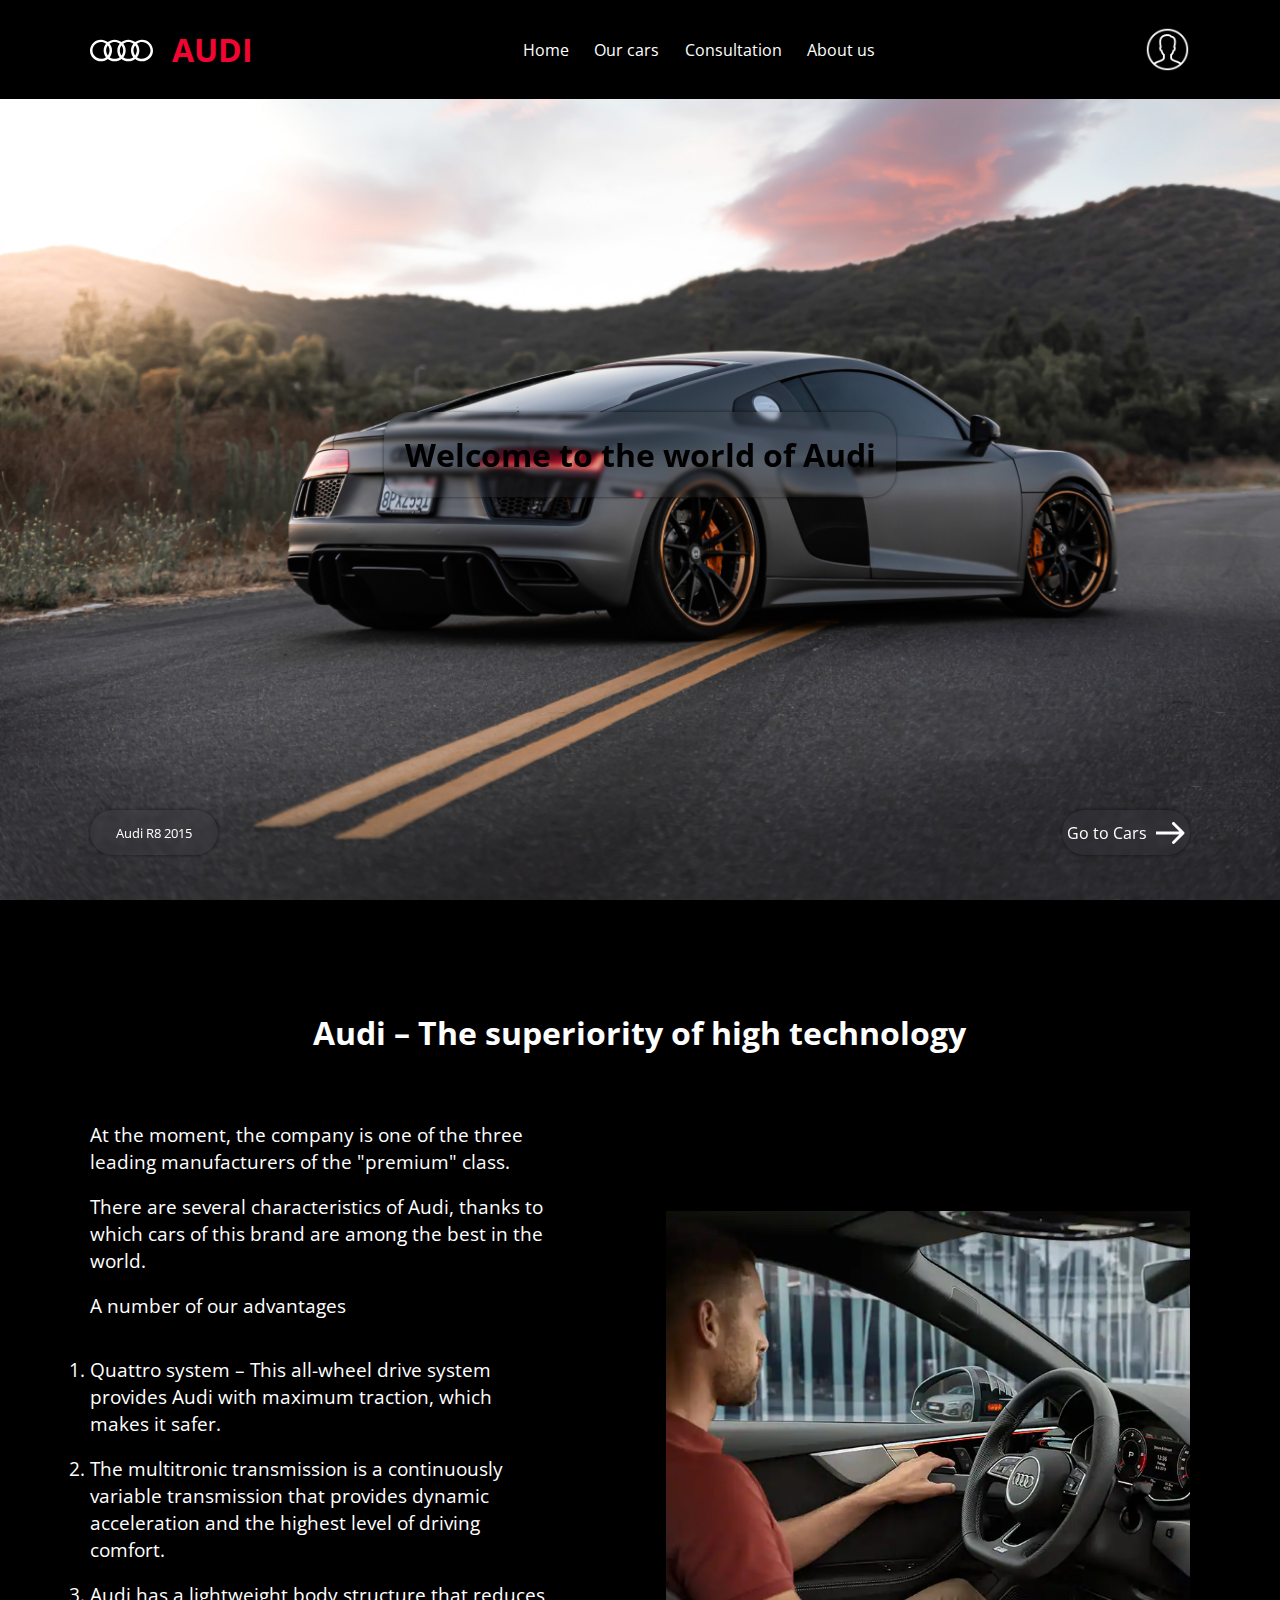
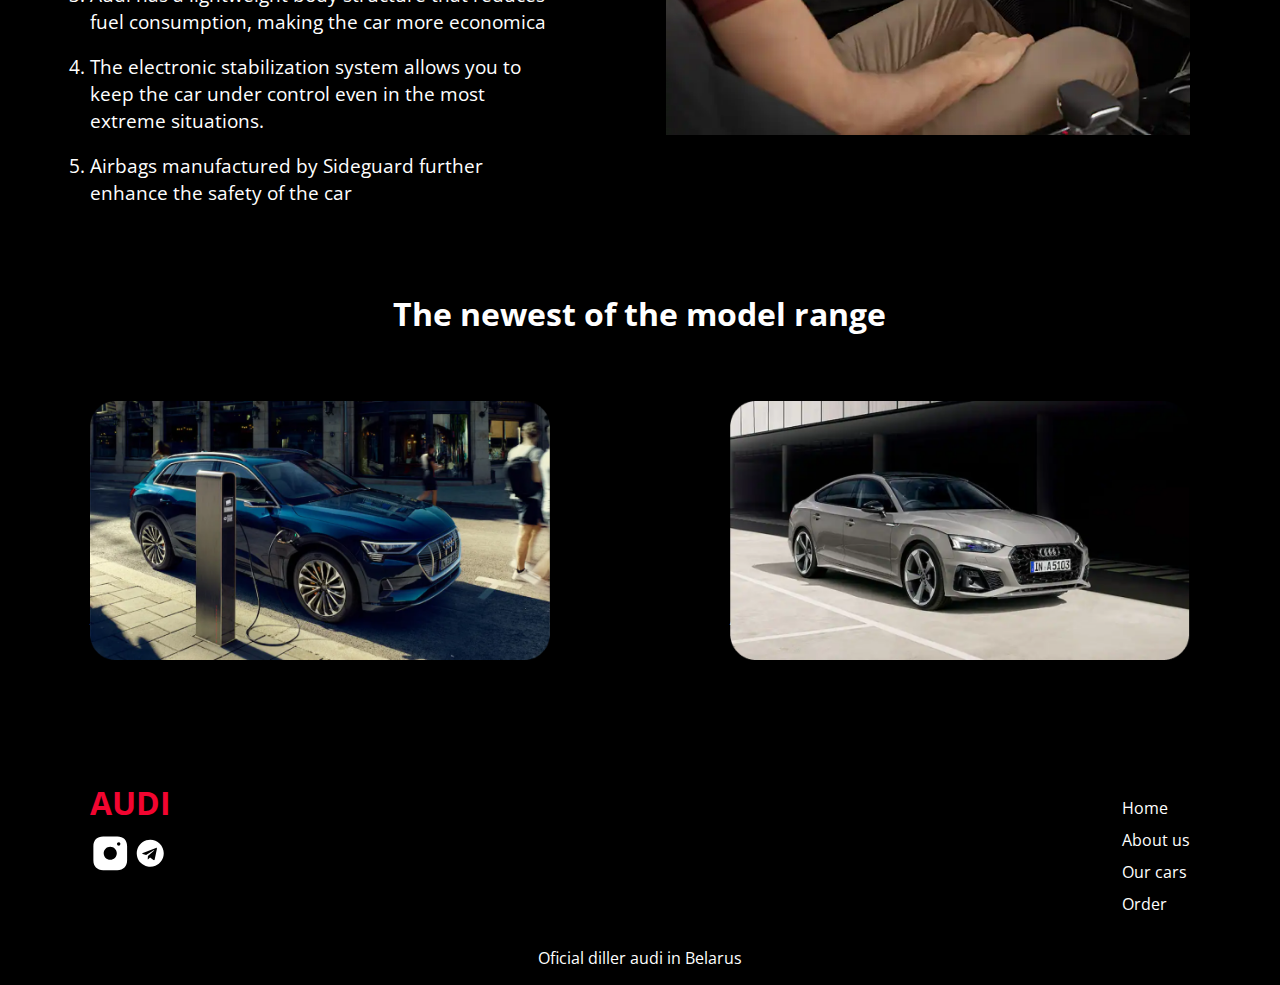
<file: index.html>
<!DOCTYPE html>
<html lang="en">
  <head>
    <meta charset="UTF-8" />
    <meta http-equiv="X-UA-Compatible" content="IE=edge" />
    <meta name="viewport" content="width=device-width, initial-scale=1.0" />

    <link rel="stylesheet" href="./Styles/MainPage/Main.css" />

    <title>Document</title>
  </head>
  <body id="body">
    <header>
      <nav>
        <div class="container">
          <section class="nav_interface">
            <div class="logo">
              <svg
                id="logo"
                viewBox="0 0 32 32"
                fill="white"
                xmlns="http://www.w3.org/2000/svg">
                <path
                  fill-rule="evenodd"
                  clip-rule="evenodd"
                  d="M5.58991 11C2.5245 11 -0.0510283 13.5306 0.000767908 16.5905C0.0516066 19.5934 2.54027 22 5.59027 22C6.8999 22 8.10608 21.5563 9.06016 20.812C10.0143 21.5562 11.2205 22 12.5302 22C13.8398 22 15.046 21.5563 16.0001 20.812C16.9542 21.5562 18.1604 22 19.4701 22C20.7798 22 21.986 21.5563 22.94 20.812C23.8942 21.5562 25.1004 22 26.4101 22C29.4597 22 31.9484 19.5938 31.9992 16.5905C32.051 13.5304 29.4754 11 26.4099 11C25.1111 11 23.9003 11.4542 22.94 12.2104C21.9795 11.4542 20.7686 11 19.4698 11C18.171 11 16.9603 11.4542 15.9999 12.2104C15.0396 11.4542 13.8288 11 12.53 11C11.2312 11 10.0204 11.4542 9.06004 12.2105C8.09965 11.4542 6.88874 11 5.58991 11ZM12.5302 20.7518C11.5705 20.7518 10.6833 20.4441 9.96546 19.9232C10.7071 19.0067 11.1581 17.8512 11.1794 16.5905C11.2016 15.2766 10.7395 14.0604 9.96228 13.1002C10.686 12.5665 11.578 12.2482 12.53 12.2482C13.4821 12.2482 14.374 12.5665 15.0977 13.1001C14.3204 14.0604 13.8582 15.2768 13.8803 16.5906C13.9018 17.8512 14.3529 19.0068 15.0947 19.9233C14.3769 20.4442 13.4898 20.7518 12.5302 20.7518ZM9.91349 16.5697C9.92973 15.6102 9.60767 14.7149 9.06006 13.9908C8.51245 14.7149 8.19039 15.6102 8.20663 16.5697C8.22228 17.4943 8.5373 18.3464 9.06013 19.0368C9.58286 18.3464 9.89783 17.4944 9.91349 16.5697ZM6.94071 16.5905C6.91847 15.2766 7.38057 14.0604 8.15783 13.1002C7.43411 12.5665 6.54203 12.2482 5.58991 12.2482C3.2229 12.2482 1.22685 14.2162 1.26669 16.5697C1.30595 18.8891 3.2289 20.7518 5.59027 20.7518C6.54983 20.7518 7.43703 20.4442 8.15483 19.9232C7.41304 19.0067 6.96205 17.8512 6.94071 16.5905ZM18.1193 16.5905C18.1416 15.2766 17.6795 14.0604 16.9022 13.1001C17.6258 12.5665 18.5178 12.2482 19.4698 12.2482C20.4219 12.2482 21.314 12.5665 22.0378 13.1002C21.2605 14.0604 20.7984 15.2766 20.8206 16.5905C20.8419 17.8512 21.2929 19.0067 22.0347 19.9232C21.3169 20.4442 20.4297 20.7518 19.4701 20.7518C18.5105 20.7518 17.6233 20.4441 16.9054 19.9232C17.6471 19.0067 18.098 17.8512 18.1193 16.5905ZM22.0865 16.5697C22.0703 15.6102 22.3924 14.7148 22.94 13.9907C23.4877 14.7148 23.8097 15.6102 23.7934 16.5697C23.7777 17.4944 23.4627 18.3464 22.94 19.0368C22.4172 18.3464 22.1022 17.4943 22.0865 16.5697ZM26.4101 20.7518C25.4504 20.7518 24.5632 20.4441 23.8453 19.9232C24.587 19.0068 25.0379 17.8513 25.0593 16.5906C25.0817 15.2765 24.6196 14.0603 23.8423 13.1001C24.5659 12.5665 25.4579 12.2482 26.4099 12.2482C28.7771 12.2482 30.7732 14.216 30.7333 16.5697C30.694 18.8895 28.7711 20.7518 26.4101 20.7518ZM16.8534 16.599C16.8696 15.6395 16.5476 14.7442 15.9999 14.0201C15.4523 14.7442 15.1303 15.6395 15.1465 16.599C15.1622 17.5236 15.4772 18.3757 16 19.0661C16.5227 18.3757 16.8377 17.5237 16.8534 16.599Z"
                  fill="white" />
              </svg>

              <h1>AUDI</h1>
            </div>

            <div class="interface burger_instead">
              <a href="./index.html">Home</a>
              <a href="./OurCars.html">Our cars</a>
              <a href="./Order.html">Consultation</a>
              <a href="./AboutUs.html">About us</a>
            </div>

            <svg
              xmlns="http://www.w3.org/2000/svg"
              height="48"
              viewBox="0 96 960 960"
              width="48"
              id="burgerButton"
              class="burger">
              <path
                d="M120 816v-60h720v60H120Zm0-210v-60h720v60H120Zm0-210v-60h720v60H120Z" />
            </svg>

            <img src="./Images/User.svg" class="profile burger_instead" />
          </section>
        </div>
      </nav>

      <div class="header_title">
        <h1>Welcome to the world of Audi</h1>
      </div>

      <div class="container">
        <section class="choise">
          <button>Audi R8 2015</button>
          <a href="./OurCars.html">
            Go to Cars
            <svg
              width="29"
              height="24"
              viewBox="0 0 29 24"
              fill="none"
              xmlns="http://www.w3.org/2000/svg">
              <path
                d="M28.0607 13.0607C28.6464 12.4749 28.6464 11.5251 28.0607 10.9393L18.5147 1.3934C17.9289 0.807611 16.9792 0.807611 16.3934 1.3934C15.8076 1.97919 15.8076 2.92893 16.3934 3.51472L24.8787 12L16.3934 20.4853C15.8076 21.0711 15.8076 22.0208 16.3934 22.6066C16.9792 23.1924 17.9289 23.1924 18.5147 22.6066L28.0607 13.0607ZM0 13.5H27V10.5H0V13.5Z"
                fill="white" />
            </svg>
          </a>
        </section>
      </div>
    </header>

    <div class="container">
      <main>
        <h1 class="title">Audi – The superiority of high technology</h1>

        <section class="about_us">
          <section class="about_info">
            <p>
              At the moment, the company is one of the three leading
              manufacturers of the "premium" class.
            </p>

            <p>
              There are several characteristics of Audi, thanks to which cars of
              this brand are among the best in the world.
            </p>

            <p>A number of our advantages</p>

            <ol>
              <li>
                Quattro system – This all-wheel drive system provides Audi with
                maximum traction, which makes it safer.
              </li>
              <li>
                The multitronic transmission is a continuously variable
                transmission that provides dynamic acceleration and the highest
                level of driving comfort.
              </li>
              <li>
                Audi has a lightweight body structure that reduces fuel
                consumption, making the car more economica
              </li>
              <li>
                The electronic stabilization system allows you to keep the car
                under control even in the most extreme situations.
              </li>
              <li>
                Airbags manufactured by Sideguard further enhance the safety of
                the car
              </li>
            </ol>
          </section>

          <img src="./Images/aboutUs.png" />
        </section>

        <h1 class="title">The newest of the model range</h1>

        <section class="models">
          <section class="model">
            <img src="./Images/AudiE-TRON.png" />

            <div class="model_info">
              <p>Audi E-TRON</p>

              <a href="./OurCars.html"><img src="./Images/arrow_1.svg" /></a>
            </div>
          </section>

          <section class="model">
            <img src="./Images/Audi_A5.png" />

            <div class="model_info">
              <p>Audi A5</p>

              <a href="./OurCars.html"><img src="./Images/arrow_1.svg" /></a>
            </div>
          </section>
        </section>
      </main>

      <footer>
        <section class="pre_footer">
          <div class="contacts">
            <h1>AUDI</h1>

            <section class="svgs">
              <svg
                viewBox="0 0 24 24"
                fill="none"
                xmlns="http://www.w3.org/2000/svg">
                <path
                  d="M16.19 2H7.81C4.17 2 2 4.17 2 7.81V16.18C2 19.83 4.17 22 7.81 22H16.18C19.82 22 21.99 19.83 21.99 16.19V7.81C22 4.17 19.83 2 16.19 2ZM12 15.88C9.86 15.88 8.12 14.14 8.12 12C8.12 9.86 9.86 8.12 12 8.12C14.14 8.12 15.88 9.86 15.88 12C15.88 14.14 14.14 15.88 12 15.88ZM17.92 6.88C17.87 7 17.8 7.11 17.71 7.21C17.61 7.3 17.5 7.37 17.38 7.42C17.26 7.47 17.13 7.5 17 7.5C16.73 7.5 16.48 7.4 16.29 7.21C16.2 7.11 16.13 7 16.08 6.88C16.03 6.76 16 6.63 16 6.5C16 6.37 16.03 6.24 16.08 6.12C16.13 5.99 16.2 5.89 16.29 5.79C16.52 5.56 16.87 5.45 17.19 5.52C17.26 5.53 17.32 5.55 17.38 5.58C17.44 5.6 17.5 5.63 17.56 5.67C17.61 5.7 17.66 5.75 17.71 5.79C17.8 5.89 17.87 5.99 17.92 6.12C17.97 6.24 18 6.37 18 6.5C18 6.63 17.97 6.76 17.92 6.88Z"
                  fill="white" />
              </svg>

              <svg
                viewBox="0 0 24 24"
                fill="none"
                xmlns="http://www.w3.org/2000/svg">
                <path
                  d="M12 4C10.4178 4 8.87103 4.46919 7.55544 5.34824C6.23985 6.22729 5.21447 7.47672 4.60897 8.93853C4.00347 10.4003 3.84504 12.0089 4.15372 13.5607C4.4624 15.1126 5.22433 16.538 6.34315 17.6569C7.46197 18.7757 8.88743 19.5376 10.4393 19.8463C11.9911 20.155 13.5997 19.9965 15.0615 19.391C16.5233 18.7855 17.7727 17.7602 18.6518 16.4446C19.5308 15.129 20 13.5823 20 12C20 9.87827 19.1571 7.84344 17.6569 6.34315C16.1566 4.84285 14.1217 4 12 4ZM15.93 9.48L14.62 15.67C14.52 16.11 14.26 16.21 13.89 16.01L11.89 14.53L10.89 15.46C10.8429 15.5215 10.7824 15.5715 10.7131 15.6062C10.6438 15.6408 10.5675 15.6592 10.49 15.66L10.63 13.66L14.33 10.31C14.5 10.17 14.33 10.09 14.09 10.23L9.55 13.08L7.55 12.46C7.12 12.33 7.11 12.03 7.64 11.83L15.35 8.83C15.73 8.72 16.05 8.94 15.93 9.48Z"
                  fill="white" />
              </svg>
            </section>
          </div>

          <div>
            <ul>
              <li><a href="./index.html">Home</a></li>
              <li>
                <a href="./AboutUs.html">About us</a>
              </li>
              <li><a href="./OurCars.html">Our cars</a></li>
              <li><a href="./Order.html">Order</a></li>
            </ul>
          </div>
        </section>

        <p>Oficial diller audi in Belarus</p>
      </footer>
    </div>

    <section id="burger" class="burger_meny">
      <div class="head">
        <section class="logo">
          <svg
            id="logo"
            viewBox="0 0 32 32"
            fill="white"
            xmlns="http://www.w3.org/2000/svg">
            <path
              fill-rule="evenodd"
              clip-rule="evenodd"
              d="M5.58991 11C2.5245 11 -0.0510283 13.5306 0.000767908 16.5905C0.0516066 19.5934 2.54027 22 5.59027 22C6.8999 22 8.10608 21.5563 9.06016 20.812C10.0143 21.5562 11.2205 22 12.5302 22C13.8398 22 15.046 21.5563 16.0001 20.812C16.9542 21.5562 18.1604 22 19.4701 22C20.7798 22 21.986 21.5563 22.94 20.812C23.8942 21.5562 25.1004 22 26.4101 22C29.4597 22 31.9484 19.5938 31.9992 16.5905C32.051 13.5304 29.4754 11 26.4099 11C25.1111 11 23.9003 11.4542 22.94 12.2104C21.9795 11.4542 20.7686 11 19.4698 11C18.171 11 16.9603 11.4542 15.9999 12.2104C15.0396 11.4542 13.8288 11 12.53 11C11.2312 11 10.0204 11.4542 9.06004 12.2105C8.09965 11.4542 6.88874 11 5.58991 11ZM12.5302 20.7518C11.5705 20.7518 10.6833 20.4441 9.96546 19.9232C10.7071 19.0067 11.1581 17.8512 11.1794 16.5905C11.2016 15.2766 10.7395 14.0604 9.96228 13.1002C10.686 12.5665 11.578 12.2482 12.53 12.2482C13.4821 12.2482 14.374 12.5665 15.0977 13.1001C14.3204 14.0604 13.8582 15.2768 13.8803 16.5906C13.9018 17.8512 14.3529 19.0068 15.0947 19.9233C14.3769 20.4442 13.4898 20.7518 12.5302 20.7518ZM9.91349 16.5697C9.92973 15.6102 9.60767 14.7149 9.06006 13.9908C8.51245 14.7149 8.19039 15.6102 8.20663 16.5697C8.22228 17.4943 8.5373 18.3464 9.06013 19.0368C9.58286 18.3464 9.89783 17.4944 9.91349 16.5697ZM6.94071 16.5905C6.91847 15.2766 7.38057 14.0604 8.15783 13.1002C7.43411 12.5665 6.54203 12.2482 5.58991 12.2482C3.2229 12.2482 1.22685 14.2162 1.26669 16.5697C1.30595 18.8891 3.2289 20.7518 5.59027 20.7518C6.54983 20.7518 7.43703 20.4442 8.15483 19.9232C7.41304 19.0067 6.96205 17.8512 6.94071 16.5905ZM18.1193 16.5905C18.1416 15.2766 17.6795 14.0604 16.9022 13.1001C17.6258 12.5665 18.5178 12.2482 19.4698 12.2482C20.4219 12.2482 21.314 12.5665 22.0378 13.1002C21.2605 14.0604 20.7984 15.2766 20.8206 16.5905C20.8419 17.8512 21.2929 19.0067 22.0347 19.9232C21.3169 20.4442 20.4297 20.7518 19.4701 20.7518C18.5105 20.7518 17.6233 20.4441 16.9054 19.9232C17.6471 19.0067 18.098 17.8512 18.1193 16.5905ZM22.0865 16.5697C22.0703 15.6102 22.3924 14.7148 22.94 13.9907C23.4877 14.7148 23.8097 15.6102 23.7934 16.5697C23.7777 17.4944 23.4627 18.3464 22.94 19.0368C22.4172 18.3464 22.1022 17.4943 22.0865 16.5697ZM26.4101 20.7518C25.4504 20.7518 24.5632 20.4441 23.8453 19.9232C24.587 19.0068 25.0379 17.8513 25.0593 16.5906C25.0817 15.2765 24.6196 14.0603 23.8423 13.1001C24.5659 12.5665 25.4579 12.2482 26.4099 12.2482C28.7771 12.2482 30.7732 14.216 30.7333 16.5697C30.694 18.8895 28.7711 20.7518 26.4101 20.7518ZM16.8534 16.599C16.8696 15.6395 16.5476 14.7442 15.9999 14.0201C15.4523 14.7442 15.1303 15.6395 15.1465 16.599C15.1622 17.5236 15.4772 18.3757 16 19.0661C16.5227 18.3757 16.8377 17.5237 16.8534 16.599Z"
              fill="white" />
          </svg>

          <h1>AUDI</h1>
        </section>

        <svg
          class="burger"
          xmlns="http://www.w3.org/2000/svg"
          height="48"
          viewBox="0 96 960 960"
          width="48">
          <path
            d="M120 816v-60h720v60H120Zm0-210v-60h720v60H120Zm0-210v-60h720v60H120Z" />
        </svg>
      </div>

      <a href="./index.html">Home</a>
      <a href="./AboutUs.html">About us</a>
      <a href="./OurCars.html">Cars</a>
      <a href="./Order.html">Order</a>
    </section>

    <script src="./Scripts/pageReloader.js"></script>
    <script src="./Scripts/burgerMeny.js"></script>
  </body>
</html>
</file>
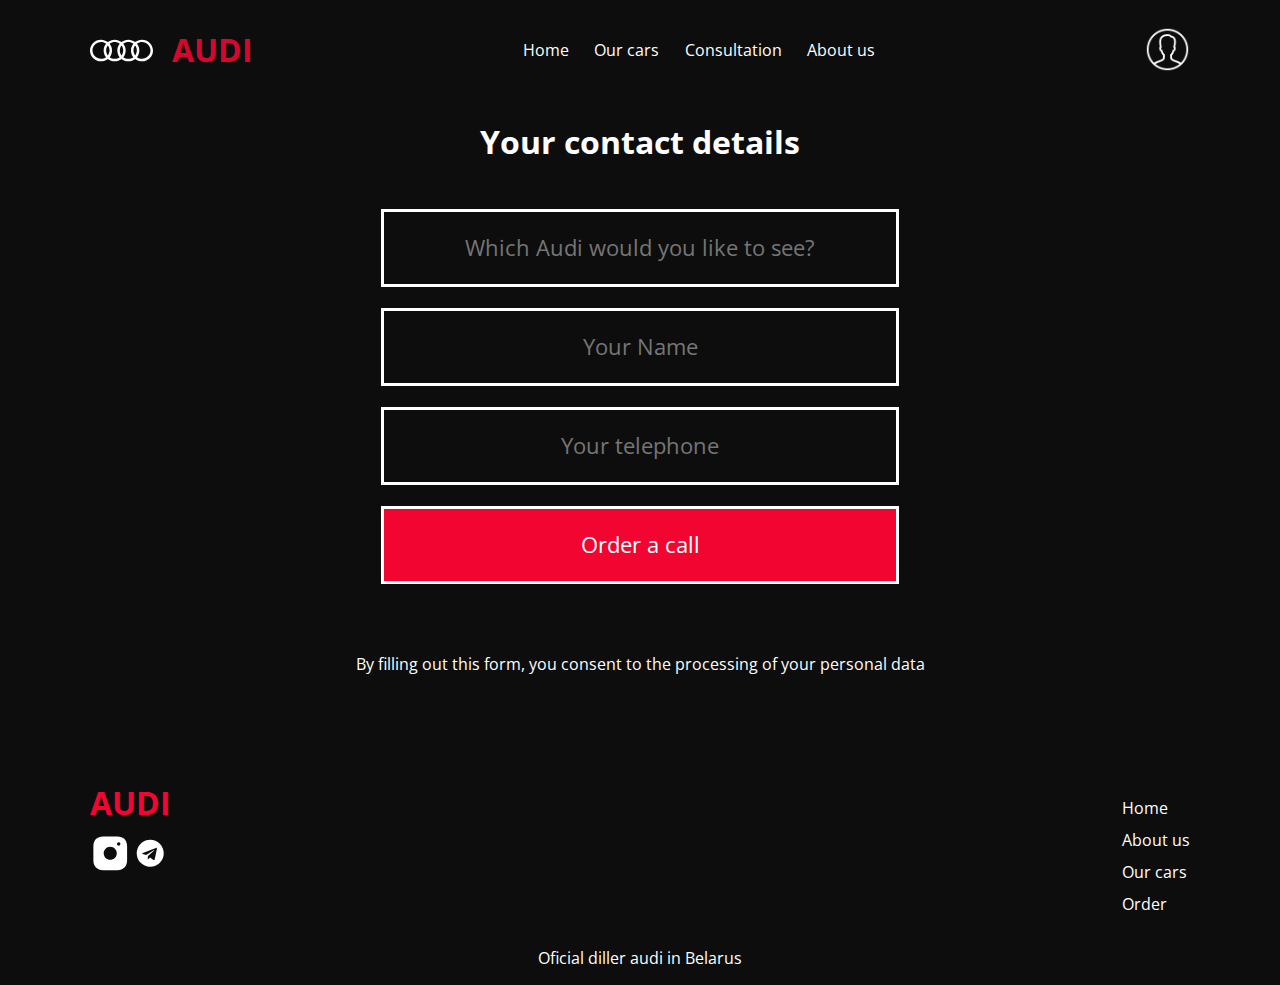
<file: Order.html>
<!DOCTYPE html>
<html lang="en">
  <head>
    <meta charset="UTF-8" />
    <meta http-equiv="X-UA-Compatible" content="IE=edge" />
    <meta name="viewport" content="width=device-width, initial-scale=1.0" />

    <link rel="stylesheet" href="./Styles/Order/Main.css" />

    <title>Document</title>
  </head>
  <body id="body">
    <nav>
      <div class="container">
        <div class="logo">
          <svg
            id="logo"
            viewBox="0 0 32 32"
            fill="white"
            xmlns="http://www.w3.org/2000/svg">
            <path
              fill-rule="evenodd"
              clip-rule="evenodd"
              d="M5.58991 11C2.5245 11 -0.0510283 13.5306 0.000767908 16.5905C0.0516066 19.5934 2.54027 22 5.59027 22C6.8999 22 8.10608 21.5563 9.06016 20.812C10.0143 21.5562 11.2205 22 12.5302 22C13.8398 22 15.046 21.5563 16.0001 20.812C16.9542 21.5562 18.1604 22 19.4701 22C20.7798 22 21.986 21.5563 22.94 20.812C23.8942 21.5562 25.1004 22 26.4101 22C29.4597 22 31.9484 19.5938 31.9992 16.5905C32.051 13.5304 29.4754 11 26.4099 11C25.1111 11 23.9003 11.4542 22.94 12.2104C21.9795 11.4542 20.7686 11 19.4698 11C18.171 11 16.9603 11.4542 15.9999 12.2104C15.0396 11.4542 13.8288 11 12.53 11C11.2312 11 10.0204 11.4542 9.06004 12.2105C8.09965 11.4542 6.88874 11 5.58991 11ZM12.5302 20.7518C11.5705 20.7518 10.6833 20.4441 9.96546 19.9232C10.7071 19.0067 11.1581 17.8512 11.1794 16.5905C11.2016 15.2766 10.7395 14.0604 9.96228 13.1002C10.686 12.5665 11.578 12.2482 12.53 12.2482C13.4821 12.2482 14.374 12.5665 15.0977 13.1001C14.3204 14.0604 13.8582 15.2768 13.8803 16.5906C13.9018 17.8512 14.3529 19.0068 15.0947 19.9233C14.3769 20.4442 13.4898 20.7518 12.5302 20.7518ZM9.91349 16.5697C9.92973 15.6102 9.60767 14.7149 9.06006 13.9908C8.51245 14.7149 8.19039 15.6102 8.20663 16.5697C8.22228 17.4943 8.5373 18.3464 9.06013 19.0368C9.58286 18.3464 9.89783 17.4944 9.91349 16.5697ZM6.94071 16.5905C6.91847 15.2766 7.38057 14.0604 8.15783 13.1002C7.43411 12.5665 6.54203 12.2482 5.58991 12.2482C3.2229 12.2482 1.22685 14.2162 1.26669 16.5697C1.30595 18.8891 3.2289 20.7518 5.59027 20.7518C6.54983 20.7518 7.43703 20.4442 8.15483 19.9232C7.41304 19.0067 6.96205 17.8512 6.94071 16.5905ZM18.1193 16.5905C18.1416 15.2766 17.6795 14.0604 16.9022 13.1001C17.6258 12.5665 18.5178 12.2482 19.4698 12.2482C20.4219 12.2482 21.314 12.5665 22.0378 13.1002C21.2605 14.0604 20.7984 15.2766 20.8206 16.5905C20.8419 17.8512 21.2929 19.0067 22.0347 19.9232C21.3169 20.4442 20.4297 20.7518 19.4701 20.7518C18.5105 20.7518 17.6233 20.4441 16.9054 19.9232C17.6471 19.0067 18.098 17.8512 18.1193 16.5905ZM22.0865 16.5697C22.0703 15.6102 22.3924 14.7148 22.94 13.9907C23.4877 14.7148 23.8097 15.6102 23.7934 16.5697C23.7777 17.4944 23.4627 18.3464 22.94 19.0368C22.4172 18.3464 22.1022 17.4943 22.0865 16.5697ZM26.4101 20.7518C25.4504 20.7518 24.5632 20.4441 23.8453 19.9232C24.587 19.0068 25.0379 17.8513 25.0593 16.5906C25.0817 15.2765 24.6196 14.0603 23.8423 13.1001C24.5659 12.5665 25.4579 12.2482 26.4099 12.2482C28.7771 12.2482 30.7732 14.216 30.7333 16.5697C30.694 18.8895 28.7711 20.7518 26.4101 20.7518ZM16.8534 16.599C16.8696 15.6395 16.5476 14.7442 15.9999 14.0201C15.4523 14.7442 15.1303 15.6395 15.1465 16.599C15.1622 17.5236 15.4772 18.3757 16 19.0661C16.5227 18.3757 16.8377 17.5237 16.8534 16.599Z"
              fill="white" />
          </svg>

          <h1>AUDI</h1>
        </div>

        <svg
          xmlns="http://www.w3.org/2000/svg"
          height="48"
          viewBox="0 96 960 960"
          width="48"
          id="burgerButton"
          class="burger">
          <path
            d="M120 816v-60h720v60H120Zm0-210v-60h720v60H120Zm0-210v-60h720v60H120Z" />
        </svg>

        <div class="interface burger_instead">
          <a href="./index.html">Home</a>
          <a href="./OurCars.html">Our cars</a>
          <a href="./Order.html">Consultation</a>
          <a href="./AboutUs.html">About us</a>
        </div>

        <img src="./Images/User.svg" class="profile burger_instead" />
      </div>
    </nav>

    <main>
      <h1>Your contact details</h1>

      <input type="text" placeholder="Which Audi would you like to see?" />
      <input type="text" placeholder="Your Name" />
      <input type="text" placeholder="Your telephone" />

      <button>Order a call</button>

      <p>
        By filling out this form, you consent to the processing of your personal
        data
      </p>
    </main>

    <footer class="container">
      <section class="pre_footer">
        <div class="contacts">
          <h1>AUDI</h1>

          <section class="svgs">
            <svg
              viewBox="0 0 24 24"
              fill="none"
              xmlns="http://www.w3.org/2000/svg">
              <path
                d="M16.19 2H7.81C4.17 2 2 4.17 2 7.81V16.18C2 19.83 4.17 22 7.81 22H16.18C19.82 22 21.99 19.83 21.99 16.19V7.81C22 4.17 19.83 2 16.19 2ZM12 15.88C9.86 15.88 8.12 14.14 8.12 12C8.12 9.86 9.86 8.12 12 8.12C14.14 8.12 15.88 9.86 15.88 12C15.88 14.14 14.14 15.88 12 15.88ZM17.92 6.88C17.87 7 17.8 7.11 17.71 7.21C17.61 7.3 17.5 7.37 17.38 7.42C17.26 7.47 17.13 7.5 17 7.5C16.73 7.5 16.48 7.4 16.29 7.21C16.2 7.11 16.13 7 16.08 6.88C16.03 6.76 16 6.63 16 6.5C16 6.37 16.03 6.24 16.08 6.12C16.13 5.99 16.2 5.89 16.29 5.79C16.52 5.56 16.87 5.45 17.19 5.52C17.26 5.53 17.32 5.55 17.38 5.58C17.44 5.6 17.5 5.63 17.56 5.67C17.61 5.7 17.66 5.75 17.71 5.79C17.8 5.89 17.87 5.99 17.92 6.12C17.97 6.24 18 6.37 18 6.5C18 6.63 17.97 6.76 17.92 6.88Z"
                fill="white" />
            </svg>

            <svg
              viewBox="0 0 24 24"
              fill="none"
              xmlns="http://www.w3.org/2000/svg">
              <path
                d="M12 4C10.4178 4 8.87103 4.46919 7.55544 5.34824C6.23985 6.22729 5.21447 7.47672 4.60897 8.93853C4.00347 10.4003 3.84504 12.0089 4.15372 13.5607C4.4624 15.1126 5.22433 16.538 6.34315 17.6569C7.46197 18.7757 8.88743 19.5376 10.4393 19.8463C11.9911 20.155 13.5997 19.9965 15.0615 19.391C16.5233 18.7855 17.7727 17.7602 18.6518 16.4446C19.5308 15.129 20 13.5823 20 12C20 9.87827 19.1571 7.84344 17.6569 6.34315C16.1566 4.84285 14.1217 4 12 4ZM15.93 9.48L14.62 15.67C14.52 16.11 14.26 16.21 13.89 16.01L11.89 14.53L10.89 15.46C10.8429 15.5215 10.7824 15.5715 10.7131 15.6062C10.6438 15.6408 10.5675 15.6592 10.49 15.66L10.63 13.66L14.33 10.31C14.5 10.17 14.33 10.09 14.09 10.23L9.55 13.08L7.55 12.46C7.12 12.33 7.11 12.03 7.64 11.83L15.35 8.83C15.73 8.72 16.05 8.94 15.93 9.48Z"
                fill="white" />
            </svg>
          </section>
        </div>

        <div>
          <ul>
            <li><a href="./index.html">Home</a></li>
            <li>
              <a href="./AboutUs.html">About us</a>
            </li>
            <li><a href="./OurCars.html">Our cars</a></li>
            <li><a href="./Order.html">Order</a></li>
          </ul>
        </div>
      </section>

      <p>Oficial diller audi in Belarus</p>
    </footer>

    <section id="burger" class="burger_meny">
      <div class="head">
        <section class="logo">
          <svg
            id="logo"
            viewBox="0 0 32 32"
            fill="white"
            xmlns="http://www.w3.org/2000/svg">
            <path
              fill-rule="evenodd"
              clip-rule="evenodd"
              d="M5.58991 11C2.5245 11 -0.0510283 13.5306 0.000767908 16.5905C0.0516066 19.5934 2.54027 22 5.59027 22C6.8999 22 8.10608 21.5563 9.06016 20.812C10.0143 21.5562 11.2205 22 12.5302 22C13.8398 22 15.046 21.5563 16.0001 20.812C16.9542 21.5562 18.1604 22 19.4701 22C20.7798 22 21.986 21.5563 22.94 20.812C23.8942 21.5562 25.1004 22 26.4101 22C29.4597 22 31.9484 19.5938 31.9992 16.5905C32.051 13.5304 29.4754 11 26.4099 11C25.1111 11 23.9003 11.4542 22.94 12.2104C21.9795 11.4542 20.7686 11 19.4698 11C18.171 11 16.9603 11.4542 15.9999 12.2104C15.0396 11.4542 13.8288 11 12.53 11C11.2312 11 10.0204 11.4542 9.06004 12.2105C8.09965 11.4542 6.88874 11 5.58991 11ZM12.5302 20.7518C11.5705 20.7518 10.6833 20.4441 9.96546 19.9232C10.7071 19.0067 11.1581 17.8512 11.1794 16.5905C11.2016 15.2766 10.7395 14.0604 9.96228 13.1002C10.686 12.5665 11.578 12.2482 12.53 12.2482C13.4821 12.2482 14.374 12.5665 15.0977 13.1001C14.3204 14.0604 13.8582 15.2768 13.8803 16.5906C13.9018 17.8512 14.3529 19.0068 15.0947 19.9233C14.3769 20.4442 13.4898 20.7518 12.5302 20.7518ZM9.91349 16.5697C9.92973 15.6102 9.60767 14.7149 9.06006 13.9908C8.51245 14.7149 8.19039 15.6102 8.20663 16.5697C8.22228 17.4943 8.5373 18.3464 9.06013 19.0368C9.58286 18.3464 9.89783 17.4944 9.91349 16.5697ZM6.94071 16.5905C6.91847 15.2766 7.38057 14.0604 8.15783 13.1002C7.43411 12.5665 6.54203 12.2482 5.58991 12.2482C3.2229 12.2482 1.22685 14.2162 1.26669 16.5697C1.30595 18.8891 3.2289 20.7518 5.59027 20.7518C6.54983 20.7518 7.43703 20.4442 8.15483 19.9232C7.41304 19.0067 6.96205 17.8512 6.94071 16.5905ZM18.1193 16.5905C18.1416 15.2766 17.6795 14.0604 16.9022 13.1001C17.6258 12.5665 18.5178 12.2482 19.4698 12.2482C20.4219 12.2482 21.314 12.5665 22.0378 13.1002C21.2605 14.0604 20.7984 15.2766 20.8206 16.5905C20.8419 17.8512 21.2929 19.0067 22.0347 19.9232C21.3169 20.4442 20.4297 20.7518 19.4701 20.7518C18.5105 20.7518 17.6233 20.4441 16.9054 19.9232C17.6471 19.0067 18.098 17.8512 18.1193 16.5905ZM22.0865 16.5697C22.0703 15.6102 22.3924 14.7148 22.94 13.9907C23.4877 14.7148 23.8097 15.6102 23.7934 16.5697C23.7777 17.4944 23.4627 18.3464 22.94 19.0368C22.4172 18.3464 22.1022 17.4943 22.0865 16.5697ZM26.4101 20.7518C25.4504 20.7518 24.5632 20.4441 23.8453 19.9232C24.587 19.0068 25.0379 17.8513 25.0593 16.5906C25.0817 15.2765 24.6196 14.0603 23.8423 13.1001C24.5659 12.5665 25.4579 12.2482 26.4099 12.2482C28.7771 12.2482 30.7732 14.216 30.7333 16.5697C30.694 18.8895 28.7711 20.7518 26.4101 20.7518ZM16.8534 16.599C16.8696 15.6395 16.5476 14.7442 15.9999 14.0201C15.4523 14.7442 15.1303 15.6395 15.1465 16.599C15.1622 17.5236 15.4772 18.3757 16 19.0661C16.5227 18.3757 16.8377 17.5237 16.8534 16.599Z"
              fill="white" />
          </svg>

          <h1>AUDI</h1>
        </section>

        <svg
          class="burger"
          xmlns="http://www.w3.org/2000/svg"
          height="48"
          viewBox="0 96 960 960"
          width="48">
          <path
            d="M120 816v-60h720v60H120Zm0-210v-60h720v60H120Zm0-210v-60h720v60H120Z" />
        </svg>
      </div>

      <a href="./index.html">Home</a>
      <a href="./AboutUs.html">About us</a>
      <a href="./OurCars.html">Cars</a>
      <a href="./Order.html">Order</a>
    </section>

    <script src="./Scripts/burgerMeny.js"></script>
    <script src="./Scripts/pageReloader.js"></script>
  </body>
</html>
</file>
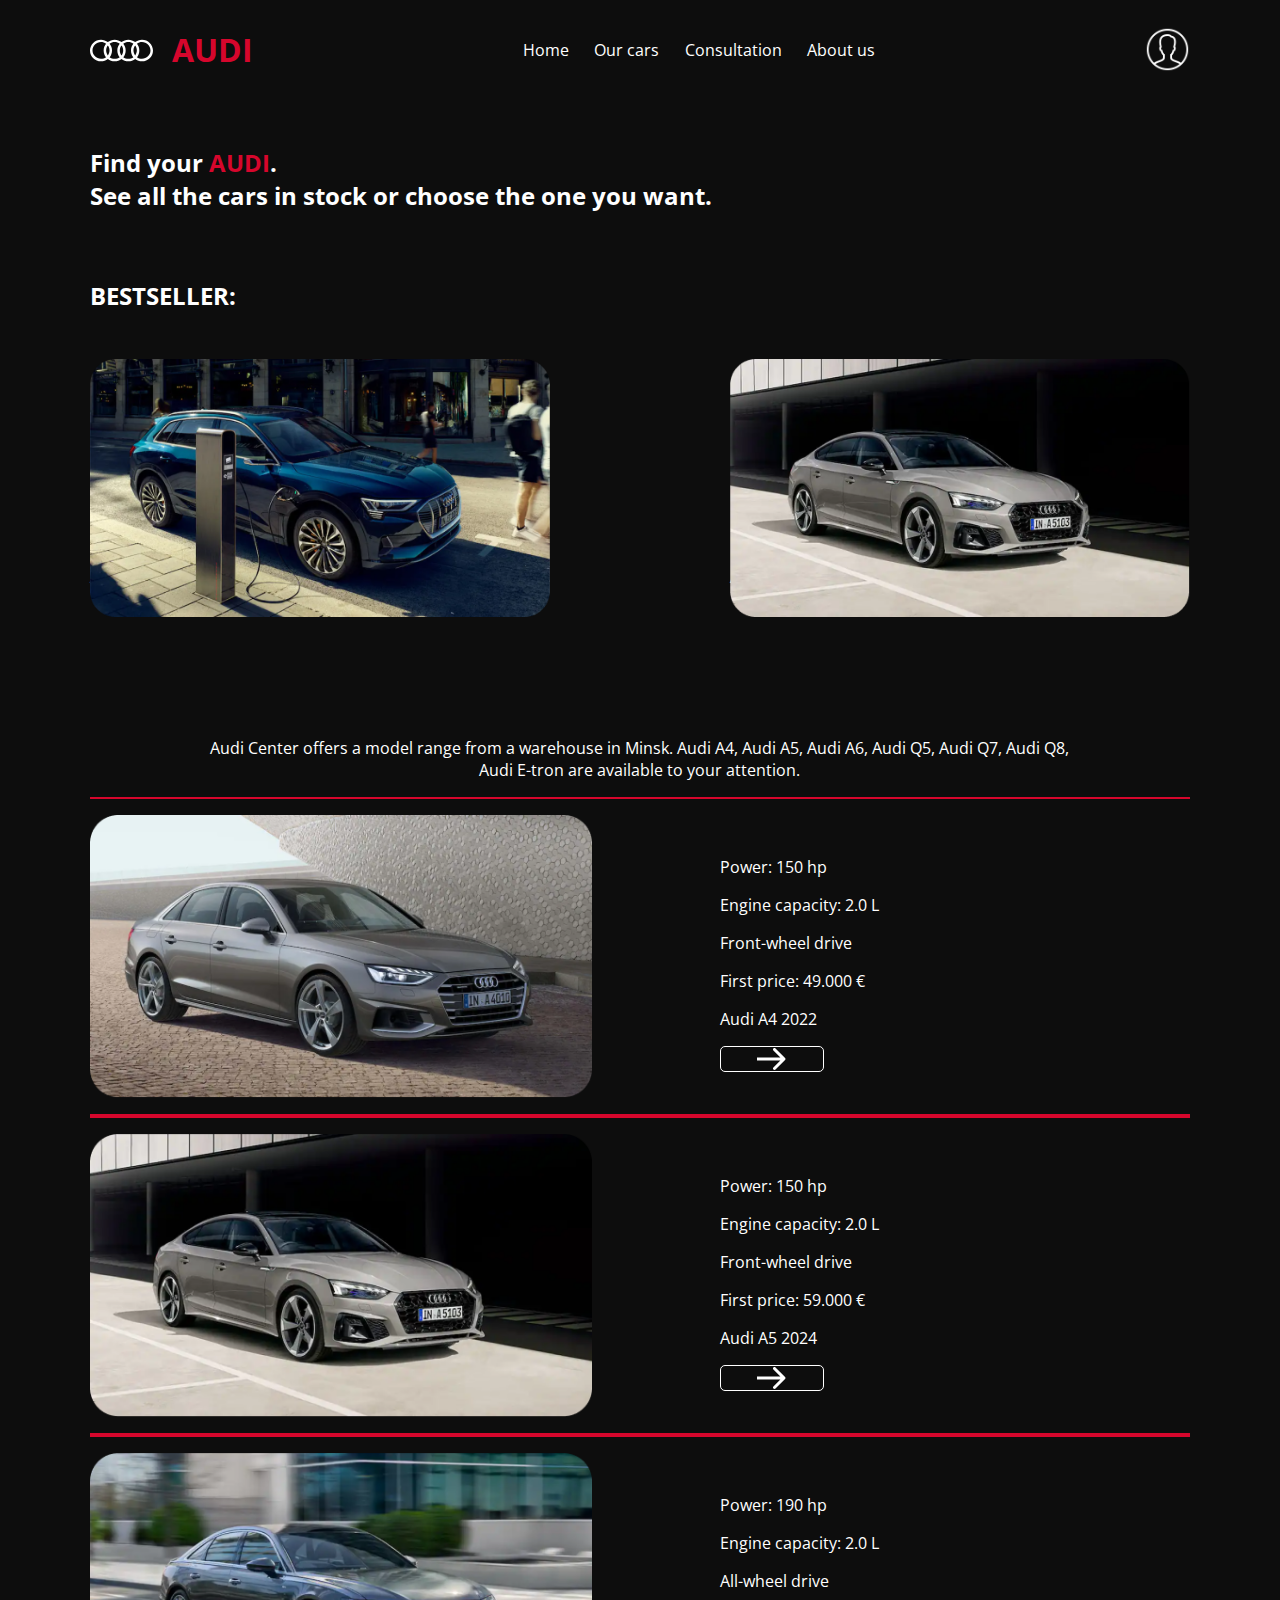
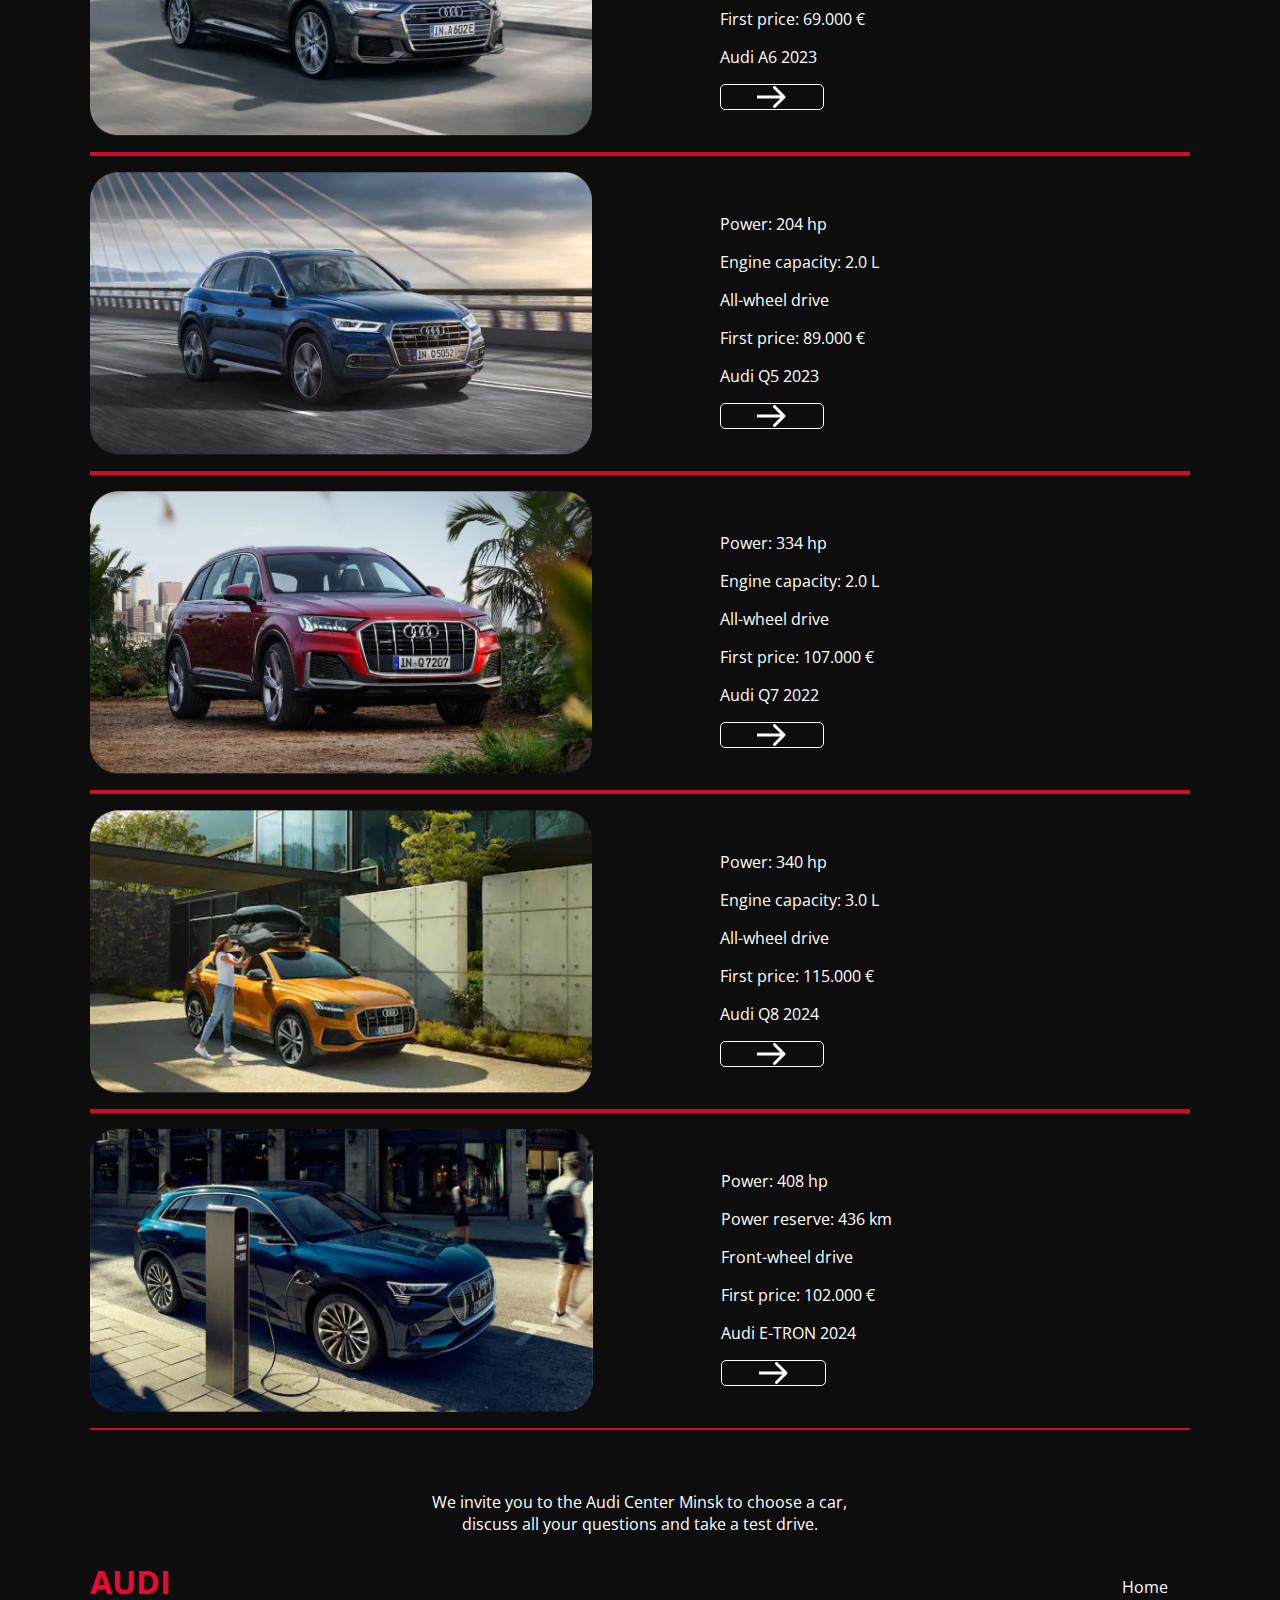
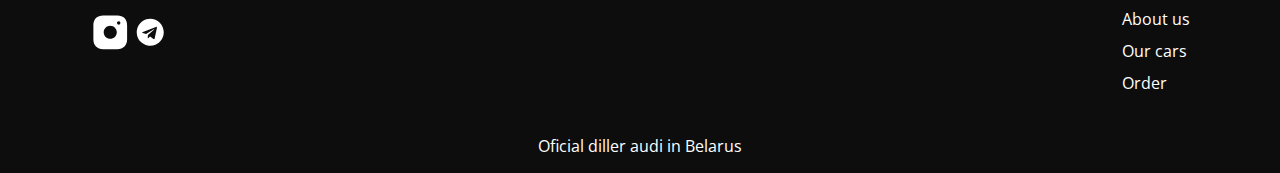
<file: OurCars.html>
<!DOCTYPE html>
<html>
  <head>
    <meta charset="UTF-8" />
    <meta http-equiv="X-UA-Compatible" content="IE=edge" />
    <meta name="viewport" content="width=device-width, initial-scale=1.0" />

    <link rel="stylesheet" href="./Styles/OurCarsStyle/Main.css" />

    <title>Ou cars</title>
  </head>
  <body id="body">
    <header class="container">
      <nav>
        <div class="logo">
          <svg
            id="logo"
            viewBox="0 0 32 32"
            fill="white"
            xmlns="http://www.w3.org/2000/svg">
            <path
              fill-rule="evenodd"
              clip-rule="evenodd"
              d="M5.58991 11C2.5245 11 -0.0510283 13.5306 0.000767908 16.5905C0.0516066 19.5934 2.54027 22 5.59027 22C6.8999 22 8.10608 21.5563 9.06016 20.812C10.0143 21.5562 11.2205 22 12.5302 22C13.8398 22 15.046 21.5563 16.0001 20.812C16.9542 21.5562 18.1604 22 19.4701 22C20.7798 22 21.986 21.5563 22.94 20.812C23.8942 21.5562 25.1004 22 26.4101 22C29.4597 22 31.9484 19.5938 31.9992 16.5905C32.051 13.5304 29.4754 11 26.4099 11C25.1111 11 23.9003 11.4542 22.94 12.2104C21.9795 11.4542 20.7686 11 19.4698 11C18.171 11 16.9603 11.4542 15.9999 12.2104C15.0396 11.4542 13.8288 11 12.53 11C11.2312 11 10.0204 11.4542 9.06004 12.2105C8.09965 11.4542 6.88874 11 5.58991 11ZM12.5302 20.7518C11.5705 20.7518 10.6833 20.4441 9.96546 19.9232C10.7071 19.0067 11.1581 17.8512 11.1794 16.5905C11.2016 15.2766 10.7395 14.0604 9.96228 13.1002C10.686 12.5665 11.578 12.2482 12.53 12.2482C13.4821 12.2482 14.374 12.5665 15.0977 13.1001C14.3204 14.0604 13.8582 15.2768 13.8803 16.5906C13.9018 17.8512 14.3529 19.0068 15.0947 19.9233C14.3769 20.4442 13.4898 20.7518 12.5302 20.7518ZM9.91349 16.5697C9.92973 15.6102 9.60767 14.7149 9.06006 13.9908C8.51245 14.7149 8.19039 15.6102 8.20663 16.5697C8.22228 17.4943 8.5373 18.3464 9.06013 19.0368C9.58286 18.3464 9.89783 17.4944 9.91349 16.5697ZM6.94071 16.5905C6.91847 15.2766 7.38057 14.0604 8.15783 13.1002C7.43411 12.5665 6.54203 12.2482 5.58991 12.2482C3.2229 12.2482 1.22685 14.2162 1.26669 16.5697C1.30595 18.8891 3.2289 20.7518 5.59027 20.7518C6.54983 20.7518 7.43703 20.4442 8.15483 19.9232C7.41304 19.0067 6.96205 17.8512 6.94071 16.5905ZM18.1193 16.5905C18.1416 15.2766 17.6795 14.0604 16.9022 13.1001C17.6258 12.5665 18.5178 12.2482 19.4698 12.2482C20.4219 12.2482 21.314 12.5665 22.0378 13.1002C21.2605 14.0604 20.7984 15.2766 20.8206 16.5905C20.8419 17.8512 21.2929 19.0067 22.0347 19.9232C21.3169 20.4442 20.4297 20.7518 19.4701 20.7518C18.5105 20.7518 17.6233 20.4441 16.9054 19.9232C17.6471 19.0067 18.098 17.8512 18.1193 16.5905ZM22.0865 16.5697C22.0703 15.6102 22.3924 14.7148 22.94 13.9907C23.4877 14.7148 23.8097 15.6102 23.7934 16.5697C23.7777 17.4944 23.4627 18.3464 22.94 19.0368C22.4172 18.3464 22.1022 17.4943 22.0865 16.5697ZM26.4101 20.7518C25.4504 20.7518 24.5632 20.4441 23.8453 19.9232C24.587 19.0068 25.0379 17.8513 25.0593 16.5906C25.0817 15.2765 24.6196 14.0603 23.8423 13.1001C24.5659 12.5665 25.4579 12.2482 26.4099 12.2482C28.7771 12.2482 30.7732 14.216 30.7333 16.5697C30.694 18.8895 28.7711 20.7518 26.4101 20.7518ZM16.8534 16.599C16.8696 15.6395 16.5476 14.7442 15.9999 14.0201C15.4523 14.7442 15.1303 15.6395 15.1465 16.599C15.1622 17.5236 15.4772 18.3757 16 19.0661C16.5227 18.3757 16.8377 17.5237 16.8534 16.599Z"
              fill="white" />
          </svg>

          <h1>AUDI</h1>
        </div>

        <svg
          xmlns="http://www.w3.org/2000/svg"
          height="48"
          viewBox="0 96 960 960"
          width="48"
          id="burgerButton"
          class="burger">
          <path
            d="M120 816v-60h720v60H120Zm0-210v-60h720v60H120Zm0-210v-60h720v60H120Z" />
        </svg>

        <div class="interface burger_instead">
          <a href="./index.html">Home</a>
          <a href="./OurCars.html">Our cars</a>
          <a href="./Order.html">Consultation</a>
          <a href="./AboutUs.html">About us</a>
        </div>

        <img src="./Images/User.svg" class="profile burger_instead" />
      </nav>

      <section class="header_content">
        <h2>
          Find your <span style="color: #d6062c">AUDI</span>.<br />
          See all the cars in stock or choose the one you want.
        </h2>

        <h2>BESTSELLER:</h2>

        <section class="models">
          <section class="model">
            <img src="./Images/AudiE-TRON.png" />

            <div class="model_info">
              <p>Audi E-TRON</p>

              <a href="#best_1"><img src="./Images/arrow_1.svg" /></a>
            </div>
          </section>

          <section class="model">
            <img src="./Images/Audi_A5.png" />

            <div class="model_info">
              <p>Audi A5</p>

              <a href="#best_2"><img src="./Images/arrow_1.svg" /></a>
            </div>
          </section>
        </section>
      </section>

      <p class="header_text">
        Audi Center offers a model range from a warehouse in Minsk. Audi A4,
        Audi A5, Audi A6, Audi Q5, Audi Q7, Audi Q8, Audi E-tron are available
        to your attention.
      </p>
    </header>

    <main class="container">
      <section class="card">
        <img src="./Images/Audi A4.png" />

        <section class="card_info">
          <p>Power: 150 hp</p>
          <p>Engine capacity: 2.0 L</p>
          <p>Front-wheel drive</p>
          <p>First price: 49.000 €</p>
          <p>Audi A4 2022</p>

          <a href="./Order.html">
            <svg
              width="29"
              height="24"
              viewBox="0 0 29 24"
              fill="none"
              xmlns="http://www.w3.org/2000/svg">
              <path
                d="M28.0607 13.0607C28.6464 12.4749 28.6464 11.5251 28.0607 10.9393L18.5147 1.3934C17.9289 0.807611 16.9792 0.807611 16.3934 1.3934C15.8076 1.97919 15.8076 2.92893 16.3934 3.51472L24.8787 12L16.3934 20.4853C15.8076 21.0711 15.8076 22.0208 16.3934 22.6066C16.9792 23.1924 17.9289 23.1924 18.5147 22.6066L28.0607 13.0607ZM0 13.5H27V10.5H0V13.5Z"
                fill="white" />
            </svg>
          </a>
        </section>
      </section>

      <section class="card">
        <img src="./Images/Audi A5 2024.png" />

        <section id="best_2" class="card_info">
          <p>Power: 150 hp</p>
          <p>Engine capacity: 2.0 L</p>
          <p>Front-wheel drive</p>
          <p>First price: 59.000 €</p>
          <p>Audi A5 2024</p>

          <a href="./Order.html">
            <svg
              width="29"
              height="24"
              viewBox="0 0 29 24"
              fill="none"
              xmlns="http://www.w3.org/2000/svg">
              <path
                d="M28.0607 13.0607C28.6464 12.4749 28.6464 11.5251 28.0607 10.9393L18.5147 1.3934C17.9289 0.807611 16.9792 0.807611 16.3934 1.3934C15.8076 1.97919 15.8076 2.92893 16.3934 3.51472L24.8787 12L16.3934 20.4853C15.8076 21.0711 15.8076 22.0208 16.3934 22.6066C16.9792 23.1924 17.9289 23.1924 18.5147 22.6066L28.0607 13.0607ZM0 13.5H27V10.5H0V13.5Z"
                fill="white" />
            </svg>
          </a>
        </section>
      </section>

      <section class="card">
        <img src="./Images/Audi A6.png" />

        <section class="card_info">
          <p>Power: 190 hp</p>
          <p>Engine capacity: 2.0 L</p>
          <p>All-wheel drive</p>
          <p>First price: 69.000 €</p>
          <p>Audi A6 2023</p>

          <a href="./Order.html">
            <svg
              width="29"
              height="24"
              viewBox="0 0 29 24"
              fill="none"
              xmlns="http://www.w3.org/2000/svg">
              <path
                d="M28.0607 13.0607C28.6464 12.4749 28.6464 11.5251 28.0607 10.9393L18.5147 1.3934C17.9289 0.807611 16.9792 0.807611 16.3934 1.3934C15.8076 1.97919 15.8076 2.92893 16.3934 3.51472L24.8787 12L16.3934 20.4853C15.8076 21.0711 15.8076 22.0208 16.3934 22.6066C16.9792 23.1924 17.9289 23.1924 18.5147 22.6066L28.0607 13.0607ZM0 13.5H27V10.5H0V13.5Z"
                fill="white" />
            </svg>
          </a>
        </section>
      </section>

      <section class="card">
        <img src="./Images/Audi Q5.png" />

        <section class="card_info">
          <p>Power: 204 hp</p>
          <p>Engine capacity: 2.0 L</p>
          <p>All-wheel drive</p>
          <p>First price: 89.000 €</p>
          <p>Audi Q5 2023</p>

          <a href="./Order.html">
            <svg
              width="29"
              height="24"
              viewBox="0 0 29 24"
              fill="none"
              xmlns="http://www.w3.org/2000/svg">
              <path
                d="M28.0607 13.0607C28.6464 12.4749 28.6464 11.5251 28.0607 10.9393L18.5147 1.3934C17.9289 0.807611 16.9792 0.807611 16.3934 1.3934C15.8076 1.97919 15.8076 2.92893 16.3934 3.51472L24.8787 12L16.3934 20.4853C15.8076 21.0711 15.8076 22.0208 16.3934 22.6066C16.9792 23.1924 17.9289 23.1924 18.5147 22.6066L28.0607 13.0607ZM0 13.5H27V10.5H0V13.5Z"
                fill="white" />
            </svg>
          </a>
        </section>
      </section>

      <section class="card">
        <img src="./Images/Audi Q7.png" />

        <section class="card_info">
          <p>Power: 334 hp</p>
          <p>Engine capacity: 2.0 L</p>
          <p>All-wheel drive</p>
          <p>First price: 107.000 €</p>
          <p>Audi Q7 2022</p>

          <a href="./Order.html">
            <svg
              width="29"
              height="24"
              viewBox="0 0 29 24"
              fill="none"
              xmlns="http://www.w3.org/2000/svg">
              <path
                d="M28.0607 13.0607C28.6464 12.4749 28.6464 11.5251 28.0607 10.9393L18.5147 1.3934C17.9289 0.807611 16.9792 0.807611 16.3934 1.3934C15.8076 1.97919 15.8076 2.92893 16.3934 3.51472L24.8787 12L16.3934 20.4853C15.8076 21.0711 15.8076 22.0208 16.3934 22.6066C16.9792 23.1924 17.9289 23.1924 18.5147 22.6066L28.0607 13.0607ZM0 13.5H27V10.5H0V13.5Z"
                fill="white" />
            </svg>
          </a>
        </section>
      </section>

      <section class="card">
        <img src="./Images/Audi Q8.png" />

        <section class="card_info">
          <p>Power: 340 hp</p>
          <p>Engine capacity: 3.0 L</p>
          <p>All-wheel drive</p>
          <p>First price: 115.000 €</p>
          <p>Audi Q8 2024</p>

          <a href="./Order.html">
            <svg
              width="29"
              height="24"
              viewBox="0 0 29 24"
              fill="none"
              xmlns="http://www.w3.org/2000/svg">
              <path
                d="M28.0607 13.0607C28.6464 12.4749 28.6464 11.5251 28.0607 10.9393L18.5147 1.3934C17.9289 0.807611 16.9792 0.807611 16.3934 1.3934C15.8076 1.97919 15.8076 2.92893 16.3934 3.51472L24.8787 12L16.3934 20.4853C15.8076 21.0711 15.8076 22.0208 16.3934 22.6066C16.9792 23.1924 17.9289 23.1924 18.5147 22.6066L28.0607 13.0607ZM0 13.5H27V10.5H0V13.5Z"
                fill="white" />
            </svg>
          </a>
        </section>
      </section>

      <section class="card">
        <img src="./Images/Audi E-TRON 2024.png" />

        <section id="best_1" class="card_info">
          <p>Power: 408 hp</p>
          <p>Power reserve: 436 km</p>
          <p>Front-wheel drive</p>
          <p>First price: 102.000 €</p>
          <p>Audi E-TRON 2024</p>

          <a href="./Order.html">
            <svg
              width="29"
              height="24"
              viewBox="0 0 29 24"
              fill="none"
              xmlns="http://www.w3.org/2000/svg">
              <path
                d="M28.0607 13.0607C28.6464 12.4749 28.6464 11.5251 28.0607 10.9393L18.5147 1.3934C17.9289 0.807611 16.9792 0.807611 16.3934 1.3934C15.8076 1.97919 15.8076 2.92893 16.3934 3.51472L24.8787 12L16.3934 20.4853C15.8076 21.0711 15.8076 22.0208 16.3934 22.6066C16.9792 23.1924 17.9289 23.1924 18.5147 22.6066L28.0607 13.0607ZM0 13.5H27V10.5H0V13.5Z"
                fill="white" />
            </svg>
          </a>
        </section>
      </section>
    </main>

    <footer class="container">
      <p style="text-align: center">
        We invite you to the Audi Center Minsk to choose a car, <br />
        discuss all your questions and take a test drive.
      </p>

      <section class="pre_footer">
        <div class="contacts">
          <h1>AUDI</h1>

          <section class="svgs">
            <svg
              viewBox="0 0 24 24"
              fill="none"
              xmlns="http://www.w3.org/2000/svg">
              <path
                d="M16.19 2H7.81C4.17 2 2 4.17 2 7.81V16.18C2 19.83 4.17 22 7.81 22H16.18C19.82 22 21.99 19.83 21.99 16.19V7.81C22 4.17 19.83 2 16.19 2ZM12 15.88C9.86 15.88 8.12 14.14 8.12 12C8.12 9.86 9.86 8.12 12 8.12C14.14 8.12 15.88 9.86 15.88 12C15.88 14.14 14.14 15.88 12 15.88ZM17.92 6.88C17.87 7 17.8 7.11 17.71 7.21C17.61 7.3 17.5 7.37 17.38 7.42C17.26 7.47 17.13 7.5 17 7.5C16.73 7.5 16.48 7.4 16.29 7.21C16.2 7.11 16.13 7 16.08 6.88C16.03 6.76 16 6.63 16 6.5C16 6.37 16.03 6.24 16.08 6.12C16.13 5.99 16.2 5.89 16.29 5.79C16.52 5.56 16.87 5.45 17.19 5.52C17.26 5.53 17.32 5.55 17.38 5.58C17.44 5.6 17.5 5.63 17.56 5.67C17.61 5.7 17.66 5.75 17.71 5.79C17.8 5.89 17.87 5.99 17.92 6.12C17.97 6.24 18 6.37 18 6.5C18 6.63 17.97 6.76 17.92 6.88Z"
                fill="white" />
            </svg>

            <svg
              viewBox="0 0 24 24"
              fill="none"
              xmlns="http://www.w3.org/2000/svg">
              <path
                d="M12 4C10.4178 4 8.87103 4.46919 7.55544 5.34824C6.23985 6.22729 5.21447 7.47672 4.60897 8.93853C4.00347 10.4003 3.84504 12.0089 4.15372 13.5607C4.4624 15.1126 5.22433 16.538 6.34315 17.6569C7.46197 18.7757 8.88743 19.5376 10.4393 19.8463C11.9911 20.155 13.5997 19.9965 15.0615 19.391C16.5233 18.7855 17.7727 17.7602 18.6518 16.4446C19.5308 15.129 20 13.5823 20 12C20 9.87827 19.1571 7.84344 17.6569 6.34315C16.1566 4.84285 14.1217 4 12 4ZM15.93 9.48L14.62 15.67C14.52 16.11 14.26 16.21 13.89 16.01L11.89 14.53L10.89 15.46C10.8429 15.5215 10.7824 15.5715 10.7131 15.6062C10.6438 15.6408 10.5675 15.6592 10.49 15.66L10.63 13.66L14.33 10.31C14.5 10.17 14.33 10.09 14.09 10.23L9.55 13.08L7.55 12.46C7.12 12.33 7.11 12.03 7.64 11.83L15.35 8.83C15.73 8.72 16.05 8.94 15.93 9.48Z"
                fill="white" />
            </svg>
          </section>
        </div>

        <div>
          <ul>
            <li><a href="./index.html">Home</a></li>
            <li>
              <a href="./AboutUs.html">About us</a>
            </li>
            <li><a href="./OurCars.html">Our cars</a></li>
            <li><a href="./Order.html">Order</a></li>
          </ul>
        </div>
      </section>

      <p>Oficial diller audi in Belarus</p>
    </footer>

    <section id="burger" class="burger_meny">
      <div class="head">
        <section class="logo">
          <svg
            id="logo"
            viewBox="0 0 32 32"
            fill="white"
            xmlns="http://www.w3.org/2000/svg">
            <path
              fill-rule="evenodd"
              clip-rule="evenodd"
              d="M5.58991 11C2.5245 11 -0.0510283 13.5306 0.000767908 16.5905C0.0516066 19.5934 2.54027 22 5.59027 22C6.8999 22 8.10608 21.5563 9.06016 20.812C10.0143 21.5562 11.2205 22 12.5302 22C13.8398 22 15.046 21.5563 16.0001 20.812C16.9542 21.5562 18.1604 22 19.4701 22C20.7798 22 21.986 21.5563 22.94 20.812C23.8942 21.5562 25.1004 22 26.4101 22C29.4597 22 31.9484 19.5938 31.9992 16.5905C32.051 13.5304 29.4754 11 26.4099 11C25.1111 11 23.9003 11.4542 22.94 12.2104C21.9795 11.4542 20.7686 11 19.4698 11C18.171 11 16.9603 11.4542 15.9999 12.2104C15.0396 11.4542 13.8288 11 12.53 11C11.2312 11 10.0204 11.4542 9.06004 12.2105C8.09965 11.4542 6.88874 11 5.58991 11ZM12.5302 20.7518C11.5705 20.7518 10.6833 20.4441 9.96546 19.9232C10.7071 19.0067 11.1581 17.8512 11.1794 16.5905C11.2016 15.2766 10.7395 14.0604 9.96228 13.1002C10.686 12.5665 11.578 12.2482 12.53 12.2482C13.4821 12.2482 14.374 12.5665 15.0977 13.1001C14.3204 14.0604 13.8582 15.2768 13.8803 16.5906C13.9018 17.8512 14.3529 19.0068 15.0947 19.9233C14.3769 20.4442 13.4898 20.7518 12.5302 20.7518ZM9.91349 16.5697C9.92973 15.6102 9.60767 14.7149 9.06006 13.9908C8.51245 14.7149 8.19039 15.6102 8.20663 16.5697C8.22228 17.4943 8.5373 18.3464 9.06013 19.0368C9.58286 18.3464 9.89783 17.4944 9.91349 16.5697ZM6.94071 16.5905C6.91847 15.2766 7.38057 14.0604 8.15783 13.1002C7.43411 12.5665 6.54203 12.2482 5.58991 12.2482C3.2229 12.2482 1.22685 14.2162 1.26669 16.5697C1.30595 18.8891 3.2289 20.7518 5.59027 20.7518C6.54983 20.7518 7.43703 20.4442 8.15483 19.9232C7.41304 19.0067 6.96205 17.8512 6.94071 16.5905ZM18.1193 16.5905C18.1416 15.2766 17.6795 14.0604 16.9022 13.1001C17.6258 12.5665 18.5178 12.2482 19.4698 12.2482C20.4219 12.2482 21.314 12.5665 22.0378 13.1002C21.2605 14.0604 20.7984 15.2766 20.8206 16.5905C20.8419 17.8512 21.2929 19.0067 22.0347 19.9232C21.3169 20.4442 20.4297 20.7518 19.4701 20.7518C18.5105 20.7518 17.6233 20.4441 16.9054 19.9232C17.6471 19.0067 18.098 17.8512 18.1193 16.5905ZM22.0865 16.5697C22.0703 15.6102 22.3924 14.7148 22.94 13.9907C23.4877 14.7148 23.8097 15.6102 23.7934 16.5697C23.7777 17.4944 23.4627 18.3464 22.94 19.0368C22.4172 18.3464 22.1022 17.4943 22.0865 16.5697ZM26.4101 20.7518C25.4504 20.7518 24.5632 20.4441 23.8453 19.9232C24.587 19.0068 25.0379 17.8513 25.0593 16.5906C25.0817 15.2765 24.6196 14.0603 23.8423 13.1001C24.5659 12.5665 25.4579 12.2482 26.4099 12.2482C28.7771 12.2482 30.7732 14.216 30.7333 16.5697C30.694 18.8895 28.7711 20.7518 26.4101 20.7518ZM16.8534 16.599C16.8696 15.6395 16.5476 14.7442 15.9999 14.0201C15.4523 14.7442 15.1303 15.6395 15.1465 16.599C15.1622 17.5236 15.4772 18.3757 16 19.0661C16.5227 18.3757 16.8377 17.5237 16.8534 16.599Z"
              fill="white" />
          </svg>

          <h1>AUDI</h1>
        </section>

        <svg
          class="burger"
          xmlns="http://www.w3.org/2000/svg"
          height="48"
          viewBox="0 96 960 960"
          width="48">
          <path
            d="M120 816v-60h720v60H120Zm0-210v-60h720v60H120Zm0-210v-60h720v60H120Z" />
        </svg>
      </div>

      <a href="./index.html">Home</a>
      <a href="./AboutUs.html">About us</a>
      <a href="./OurCars.html">Cars</a>
      <a href="./Order.html">Order</a>
    </section>

    <script src="./Scripts/burgerMeny.js"></script>
    <script src="./Scripts/pageReloader.js"></script>
  </body>
</html>
</file>
<file: Styles/MainPage/Main.css>
header {
  display: flex;
  flex-direction: column;
  justify-content: space-between;
  background-image: url("../../Images/background_audi.jpg");
  background-size: cover;
  background-repeat: no-repeat;
  height: 100vh;
}
header .header_title {
  transition: 0.3s;
  align-self: center;
  width: 40%;
  background: rgba(77, 77, 79, 0.15);
  box-shadow: 0px 0px 3px 1px rgba(0, 0, 0, 0.35);
  -webkit-backdrop-filter: blur(2px);
          backdrop-filter: blur(2px);
  border: none;
  border-radius: 25px;
  cursor: pointer;
  color: black;
  text-align: center;
}
header .header_title:hover {
  transition: 0.3s;
  transform: scale(1.05);
  color: white;
}
header nav {
  background: black;
  height: 11vh;
}
header nav .nav_interface {
  display: flex;
  flex-direction: row;
  justify-content: space-between;
  align-items: center;
  height: 11vh;
}
header nav .nav_interface .logo {
  display: flex;
  align-items: center;
  gap: 1.5vw;
  cursor: default;
}
header nav .nav_interface .logo svg {
  width: 7vh;
  height: 7vh;
  cursor: pointer;
}
header nav .nav_interface .logo svg path {
  transition: 0.3s;
}
header nav .nav_interface .logo svg:hover {
  transition: 0.3s;
}
header nav .nav_interface .logo svg:hover path {
  transition: 0.3s;
  fill: #f20530;
}
header nav .nav_interface .logo h1 {
  color: #f20530;
}
header nav .nav_interface .interface {
  display: flex;
  gap: 2vw;
  color: white;
}
header nav .nav_interface .interface a {
  transition: 0.3s;
  cursor: pointer;
  color: white;
  text-decoration: none;
  background-image: linear-gradient(white, white);
  background-position: 50% 100%;
  background-repeat: no-repeat;
  background-size: 0% 3px;
}
header nav .nav_interface .interface a:hover {
  transition: 0.3s;
  background-size: 100% 3px;
}
header nav .nav_interface .profile {
  transition: 0.3s;
  cursor: pointer;
}
header nav .nav_interface .profile:hover {
  transition: 0.3s;
  transform: scale(1.05);
}
header .choise {
  display: flex;
  flex-direction: row;
  justify-content: space-between;
  margin-bottom: 5vh;
}
header .choise button,
header .choise a {
  transition: 0.3s;
  display: flex;
  flex-direction: row;
  justify-content: center;
  align-items: center;
  gap: 1vh;
  width: 10vw;
  height: 5vh;
  text-align: center;
  text-decoration: none;
  outline: none;
  background: rgba(77, 77, 79, 0.15);
  box-shadow: 0px 0px 3px 1px rgba(0, 0, 0, 0.35);
  -webkit-backdrop-filter: blur(2px);
          backdrop-filter: blur(2px);
  border: none;
  border-radius: 25px;
  cursor: pointer;
  color: white;
}
header .choise button svg,
header .choise a svg {
  fill: white;
}
header .choise button:hover,
header .choise a:hover {
  transition: 0.3s;
  transform: scale(1.05);
}

main {
  display: flex;
  flex-direction: column;
  justify-content: space-around;
  gap: 5vh;
  margin-top: 10vh;
  color: white;
}
main .title {
  text-align: center;
}
main .about_us {
  display: flex;
  flex-direction: row;
  justify-content: space-between;
  align-items: center;
}
main .about_us .about_info {
  display: flex;
  flex-direction: column;
  gap: 2vh;
  width: 36vw;
  font-size: 1.2em;
}
main .about_us .about_info p {
  margin: 0;
}
main .about_us .about_info ol {
  display: flex;
  flex-direction: column;
  gap: 2vh;
  padding: 0;
}
main .about_us img {
  width: 41vw;
}
main .models {
  display: flex;
  flex-direction: row;
  justify-content: space-between;
}
main .models .model {
  display: flex;
  flex-direction: column;
  gap: 2.5vh;
  width: 36vw;
  box-sizing: border-box;
  cursor: pointer;
}
main .models .model:hover .model_info {
  transition: 0.3s;
  transform: translateY(0vh);
  z-index: 1;
}
main .models .model:hover .model_info a {
  transition: 0.3s;
  color: white;
  border: 2px solid white;
}
main .models .model .model_info {
  transition: 0.3s;
  display: flex;
  flex-direction: row;
  justify-content: space-between;
  transform: translateY(-10vh);
  z-index: -1;
}
main .models .model .model_info a {
  transition: 0.3s;
  display: flex;
  justify-content: center;
  align-items: center;
  width: 8vw;
  height: 5vh;
  background: transparent;
  border: 0px solid white;
  border-radius: 15px;
  box-sizing: border-box;
}

footer {
  display: flex;
  flex-direction: column;
  justify-content: space-between;
  margin-top: 5vh;
  width: 100%;
  color: white;
}
footer h1 {
  color: rgb(242, 5, 48);
  cursor: pointer;
}
footer p {
  align-self: center;
}

.pre_footer {
  display: flex;
  flex-direction: row;
  justify-content: space-between;
  width: 100%;
}
.pre_footer ul {
  display: flex;
  flex-direction: column;
  gap: 10px;
  padding: 0;
  list-style-type: none;
}
.pre_footer ul li a {
  transition: 0.3s;
  color: white;
  text-decoration: none;
  cursor: pointer;
}
.pre_footer ul li a:hover {
  transition: 0.3s;
  transform: scale(1.05);
}

.contacts {
  display: flex;
  flex-direction: column;
  gap: 1vh;
}
.contacts h1 {
  font-size: 2em;
  margin: 0;
}
.contacts .svgs {
  display: flex;
  flex-direction: row;
  justify-content: space-between;
}
.contacts .svgs svg {
  width: 4.5vh;
  height: 4.5vh;
  fill: white;
  cursor: pointer;
}

.burger {
  transition: 0.3s;
  display: none;
  fill: white !important;
  cursor: pointer;
}
.burger:hover {
  transition: 0.3s;
  scale: 1.05;
}

.burger_instead {
  display: flex;
}

.burger_meny {
  position: absolute;
  display: flex;
  flex-direction: column;
  align-items: center;
  gap: 4vh;
  padding-top: 2vh;
  top: 0;
  width: 100%;
  height: 100vh;
  background: #0d0d0d;
  color: white;
  z-index: 10;
}
.burger_meny a {
  transition: 0.3s;
  font-size: 1.2em;
  text-decoration: none;
  cursor: pointer;
  background-image: linear-gradient(white, white);
  background-position: 50% 100%;
  background-repeat: no-repeat;
  background-size: 0% 3px;
  color: white;
}
.burger_meny a:hover {
  transition: 0.3s;
  background-size: 100% 3px;
}
.burger_meny .head {
  display: flex;
  flex-direction: row;
  justify-content: space-between;
  width: 90%;
}
.burger_meny .logo {
  display: flex;
  align-items: center;
  gap: 1.5vw;
  cursor: default;
}
.burger_meny .logo svg {
  width: 7vh;
  height: 7vh;
  cursor: pointer;
}
.burger_meny .logo svg path {
  transition: 0.3s;
}
.burger_meny .logo svg:hover {
  transition: 0.3s;
}
.burger_meny .logo svg:hover path {
  transition: 0.3s;
  fill: #d6062c;
}
.burger_meny .logo h1 {
  color: #d6062c;
}

* {
  font-family: "Open Sans";
}

html,
body {
  padding: 0;
  margin: 0;
}

body {
  background: black;
  overflow-x: hidden;
}
body.opened {
  overflow: hidden;
}
body::-webkit-scrollbar {
  background: rgba(255, 255, 255, 0);
  width: 10px;
}
body::-webkit-scrollbar-thumb {
  background: white;
  width: 2vw;
  border-radius: 5px;
}

.container {
  margin: 0 auto;
  width: 86vw;
}

@font-face {
  font-family: "Open Sans";
  src: url("../../Fonts/OpenSans-VariableFont_wdth,wght.ttf");
}
@media (max-width: 900px) and (min-width: 600px) {
  main .about_us .about_info {
    font-size: 1em;
  }
}
@media (max-width: 800px) and (min-width: 600px) {
  header nav .nav_interface .interface {
    gap: 4vw;
  }
}
@media (max-width: 700px) and (min-width: 500px) {
  header .choise button,
  header .choise a {
    width: 20vw;
  }
  header .header_title {
    width: 80%;
  }
  .interface p {
    font-size: 0.8em;
  }
  main .about_us .about_info {
    font-size: 0.8em;
  }
  main .title {
    font-size: 1.4em;
  }
  main .models {
    transition: 0.3s;
    flex-wrap: wrap;
    gap: 2vh;
  }
  main .models .model {
    width: 86vw;
  }
}
@media (max-width: 500px) and (min-width: 0px) {
  .burger {
    display: block;
  }
  .burger_instead {
    display: none !important;
  }
  header {
    background: url("../../Images/phone.jpg");
    background-size: cover;
    background-position: 100%;
    background-repeat: no-repeat;
  }
  header .choise button,
  header .choise a {
    width: 30vw;
  }
  header .header_title {
    width: 90%;
  }
  main .about_us {
    flex-direction: column-reverse;
    gap: 10px;
  }
  main .about_us img {
    width: 100%;
  }
  main .about_us .about_info {
    gap: 10px;
    width: 100%;
    font-size: 0.8em !important;
  }
}
@media (max-width: 500px) and (min-width: 300px) {
  header nav .nav_interface .logo {
    font-size: 0.9em;
  }
  header nav .nav_interface .logo img {
    width: 10vw;
  }
  header nav .nav_interface .interface {
    font-size: 0.8em;
  }
  header nav .nav_interface .profile {
    width: 10vw;
  }
  main {
    margin-top: 2vh;
  }
  main .about_us .about_info {
    font-size: 0.6em;
  }
  main .models {
    transition: 0.3s;
    flex-wrap: wrap;
    gap: 2vh;
  }
  main .models .model {
    width: 86vw;
  }
  main .models .model .model_info button {
    align-items: center;
    width: 25vw;
    height: 4vh;
  }
}
@media (max-width: 400px) and (min-width: 100px) {
  header nav {
    height: 8vh;
  }
  footer {
    margin-top: 0;
  }
  footer h1 {
    font-size: 1em;
  }
  footer p {
    font-size: 0.6em;
  }
  header nav .nav_interface {
    height: 8vh;
  }
  header nav .nav_interface .logo {
    font-size: 0.7em;
  }
  header nav .nav_interface .logo img {
    width: 8vw;
  }
  header nav .nav_interface .interface {
    font-size: 0.6em;
  }
  header nav .nav_interface .profile {
    width: 8vw;
  }
  header .choise button {
    width: 30vw;
  }
  main {
    margin-top: 2vh;
  }
  main .title {
    font-size: 1.2em;
  }
  main .about_us .about_info {
    font-size: 0.6em;
  }
}/*# sourceMappingURL=Main.css.map */
</file>
<file: Styles/Order/Main.css>
nav {
  background: #0d0d0d;
}
nav .container {
  display: flex;
  flex-direction: row;
  justify-content: space-between;
  align-items: center;
  height: 11vh;
}
nav .container .logo {
  display: flex;
  align-items: center;
  gap: 1.5vw;
  cursor: default;
}
nav .container .logo svg {
  width: 7vh;
  height: 7vh;
  cursor: pointer;
}
nav .container .logo svg path {
  transition: 0.3s;
}
nav .container .logo svg:hover {
  transition: 0.3s;
}
nav .container .logo svg:hover path {
  transition: 0.3s;
  fill: #d6062c;
}
nav .container .logo h1 {
  color: #d6062c;
}
nav .container .profile {
  transition: 0.3s;
  cursor: pointer;
}
nav .container .profile:hover {
  transition: 0.3s;
  transform: scale(1.05);
}

.interface {
  display: flex;
  gap: 2vw;
  color: white;
}
.interface a {
  transition: 0.3s;
  cursor: pointer;
  color: white;
  text-decoration: none;
  background-image: linear-gradient(white, white);
  background-position: 50% 100%;
  background-repeat: no-repeat;
  background-size: 0% 3px;
}
.interface a:hover {
  transition: 0.3s;
  background-size: 100% 3px;
}

main {
  display: flex;
  flex-direction: column;
  align-items: center;
  gap: 3vh;
}
main p {
  margin-top: 5vh;
}

input,
button {
  width: 40vw;
  height: 8vh;
  box-sizing: border-box;
}

input {
  transition: 0.3s;
  background: transparent;
  border: none;
  outline-color: white;
  outline-style: solid;
  outline-width: 3px;
  text-align: center;
  font-size: 1.4em;
}
input:is(:hover, :focus) {
  transition: 0.3s;
  outline-offset: 5px;
}

button {
  transition: 0.3s;
  background: #f20530;
  border: none;
  outline-color: white;
  outline-style: solid;
  outline-width: 3px;
  text-align: center;
  font-size: 1.4em;
  cursor: pointer;
}
button:is(:hover, :focus) {
  transition: 0.3s;
  outline-offset: 5px;
}

footer {
  display: flex;
  flex-direction: column;
  justify-content: space-between;
  margin-top: 10vh !important;
  width: 100%;
  color: white;
}
footer h1 {
  color: rgb(242, 5, 48);
  cursor: pointer;
}
footer p {
  align-self: center;
}

.pre_footer {
  display: flex;
  flex-direction: row;
  justify-content: space-between;
  width: 100%;
}
.pre_footer ul {
  display: flex;
  flex-direction: column;
  gap: 10px;
  padding: 0;
  list-style-type: none;
}
.pre_footer ul li a {
  transition: 0.3s;
  cursor: pointer;
  color: white;
  text-decoration: none;
}
.pre_footer ul li a:hover {
  transition: 0.3s;
  transform: scale(1.05);
}

.contacts {
  display: flex;
  flex-direction: column;
  gap: 1vh;
}
.contacts h1 {
  font-size: 2em;
  margin: 0;
}
.contacts .svgs {
  display: flex;
  flex-direction: row;
  justify-content: space-between;
}
.contacts .svgs svg {
  width: 4.5vh;
  height: 4.5vh;
  fill: white;
  cursor: pointer;
}

.burger {
  transition: 0.3s;
  display: none;
  fill: white !important;
  cursor: pointer;
}
.burger:hover {
  transition: 0.3s;
  scale: 1.05;
}

.burger_instead {
  display: flex;
}

.burger_meny {
  position: absolute;
  display: flex;
  flex-direction: column;
  align-items: center;
  gap: 4vh;
  padding-top: 2vh;
  top: 0;
  width: 100%;
  height: 100vh;
  background: #0d0d0d;
  color: white;
  z-index: 10;
}
.burger_meny a {
  transition: 0.3s;
  font-size: 1.2em;
  text-decoration: none;
  cursor: pointer;
  background-image: linear-gradient(white, white);
  background-position: 50% 100%;
  background-repeat: no-repeat;
  background-size: 0% 3px;
  color: white;
}
.burger_meny a:hover {
  transition: 0.3s;
  background-size: 100% 3px;
}
.burger_meny .head {
  display: flex;
  flex-direction: row;
  justify-content: space-between;
  width: 90%;
}
.burger_meny .logo {
  display: flex;
  align-items: center;
  gap: 1.5vw;
  cursor: default;
}
.burger_meny .logo svg {
  width: 7vh;
  height: 7vh;
  cursor: pointer;
}
.burger_meny .logo svg path {
  transition: 0.3s;
}
.burger_meny .logo svg:hover {
  transition: 0.3s;
}
.burger_meny .logo svg:hover path {
  transition: 0.3s;
  fill: #d6062c;
}
.burger_meny .logo h1 {
  color: #d6062c;
}

* {
  font-family: "Open Sans";
  color: white;
}

html,
body {
  padding: 0;
  margin: 0;
}

body {
  background: #0d0d0d;
  overflow-x: hidden;
}
body::-webkit-scrollbar {
  background: none;
  width: 10px;
}
body::-webkit-scrollbar-thumb {
  background: white;
  width: 2vw;
  border-radius: 5px;
}

.container {
  margin: 0 auto;
  width: 86vw;
}

@font-face {
  font-family: "Open Sans";
  src: url("../../Fonts/OpenSans-VariableFont_wdth,wght.ttf");
}
@media (max-width: 1000px) and (min-width: 700px) {
  input,
  button {
    width: 70vw;
  }
}
@media (max-width: 700px) and (min-width: 500px) {
  input,
  button {
    width: 70vw;
  }
  .interface p {
    font-size: 0.8em;
  }
}
@media (max-width: 500px) and (min-width: 100px) {
  .burger {
    display: flex;
  }
  .burger_instead {
    display: none;
  }
  input,
  button {
    width: 90%;
  }
}/*# sourceMappingURL=Main.css.map */
</file>
<file: Styles/OurCarsStyle/Main.css>
header {
  display: flex;
  flex-direction: column;
  gap: 3vh;
}
header nav {
  display: flex;
  flex-direction: row;
  justify-content: space-between;
  align-items: center;
  background: 0D0D0D;
  height: 11vh;
}
header nav .logo {
  display: flex;
  align-items: center;
  gap: 1.5vw;
  cursor: default;
}
header nav .logo svg {
  width: 7vh;
  height: 7vh;
  cursor: pointer;
}
header nav .logo svg path {
  transition: 0.3s;
}
header nav .logo svg:hover {
  transition: 0.3s;
}
header nav .logo svg:hover path {
  transition: 0.3s;
  fill: #d6062c;
}
header nav .logo h1 {
  color: #d6062c;
}
header nav .profile {
  transition: 0.3s;
  cursor: pointer;
}
header nav .profile:hover {
  transition: 0.3s;
  transform: scale(1.05);
}

.interface {
  display: flex;
  gap: 2vw;
  color: white;
}
.interface a {
  transition: 0.3s;
  cursor: pointer;
  text-decoration: none;
  color: white;
  background-image: linear-gradient(white, white);
  background-position: 50% 100%;
  background-repeat: no-repeat;
  background-size: 0% 3px;
}
.interface a:hover {
  transition: 0.3s;
  background-size: 100% 3px;
}

.header_content {
  display: flex;
  flex-direction: column;
  gap: 3vh;
}

.header_text {
  width: 80%;
  color: white;
  text-align: center;
  align-self: center;
}

.models {
  display: flex;
  flex-direction: row;
  justify-content: space-between;
}
.models .model {
  display: flex;
  flex-direction: column;
  gap: 2.5vh;
  width: 36vw;
  box-sizing: border-box;
  cursor: pointer;
}
.models .model:hover .model_info {
  transition: 0.3s transform;
  transform: translateY(0vh);
  z-index: 10;
}
.models .model:hover .model_info a {
  transition: 0.3s;
  border: 2px solid white;
}
.models .model .model_info {
  transition: 0.3s;
  display: flex;
  flex-direction: row;
  justify-content: space-between;
  align-items: center;
  transform: translateY(-10vh);
  z-index: -1;
}
.models .model .model_info a {
  transition: 0.3s;
  display: flex;
  justify-content: center;
  align-items: center;
  width: 8vw;
  height: 5vh;
  background: transparent;
  border: 0px solid white;
  border-radius: 15px;
  box-sizing: border-box;
}

main.container {
  display: flex;
  flex-direction: column;
}
main.container .card {
  display: flex;
  flex-direction: row;
  justify-content: space-between;
  align-items: center;
  gap: 10vw;
  height: 35vh;
  border-bottom: 2px solid #d6062c;
  border-top: 2px solid #d6062c;
  color: white;
}
main.container .card img {
  height: 90%;
  flex-basis: 30%;
}
main.container .card a {
  transition: 0.3s;
  display: flex;
  justify-content: center;
  align-items: center;
  z-index: 1;
  width: 8vw;
  background: transparent;
  border: none;
  border-radius: 5px;
  border: 1px solid white;
}
main.container .card a:hover {
  transition: 0.3s;
  scale: 1.05;
}
main.container .card .card_info {
  margin-right: auto;
}

footer.container {
  display: flex;
  flex-direction: column;
  justify-content: space-between;
  gap: 1vh;
  margin-top: 5vh;
  color: white;
}
footer.container h1 {
  color: rgb(242, 5, 48);
  cursor: pointer;
}
footer.container p {
  align-self: center;
}

.pre_footer {
  display: flex;
  flex-direction: row;
  justify-content: space-between;
  width: 100%;
}
.pre_footer ul {
  display: flex;
  flex-direction: column;
  gap: 10px;
  padding: 0;
  list-style-type: none;
}
.pre_footer ul li a {
  transition: 0.3s;
  cursor: pointer;
  color: white;
  text-decoration: none;
}
.pre_footer ul li a:hover {
  transition: 0.3s;
  transform: scale(1.05);
}

.contacts {
  display: flex;
  flex-direction: column;
  gap: 1vh;
}
.contacts h1 {
  font-size: 2em;
  margin: 0;
}
.contacts .svgs {
  display: flex;
  flex-direction: row;
  justify-content: space-between;
}
.contacts .svgs svg {
  width: 4.5vh;
  height: 4.5vh;
  fill: white;
  cursor: pointer;
}

.burger {
  transition: 0.3s;
  display: none;
  fill: white !important;
  cursor: pointer;
}
.burger:hover {
  transition: 0.3s;
  scale: 1.05;
}

.burger_instead {
  display: flex;
}

.burger_meny {
  position: absolute;
  display: flex;
  flex-direction: column;
  align-items: center;
  gap: 4vh;
  padding-top: 2vh;
  top: 0;
  width: 100%;
  height: 100vh;
  background: #0d0d0d;
  color: white;
  z-index: 10;
}
.burger_meny a {
  transition: 0.3s;
  font-size: 1.2em;
  text-decoration: none;
  cursor: pointer;
  background-image: linear-gradient(white, white);
  background-position: 50% 100%;
  background-repeat: no-repeat;
  background-size: 0% 3px;
  color: white;
}
.burger_meny a:hover {
  transition: 0.3s;
  background-size: 100% 3px;
}
.burger_meny .head {
  display: flex;
  flex-direction: row;
  justify-content: space-between;
  width: 90%;
}
.burger_meny .logo {
  display: flex;
  align-items: center;
  gap: 1.5vw;
  cursor: default;
}
.burger_meny .logo svg {
  width: 7vh;
  height: 7vh;
  cursor: pointer;
}
.burger_meny .logo svg path {
  transition: 0.3s;
}
.burger_meny .logo svg:hover {
  transition: 0.3s;
}
.burger_meny .logo svg:hover path {
  transition: 0.3s;
  fill: #d6062c;
}
.burger_meny .logo h1 {
  color: #d6062c;
}

* {
  font-family: "Open Sans";
  color: white;
}

html,
body {
  padding: 0;
  margin: 0;
}

body {
  background: #0d0d0d;
  overflow-x: hidden;
}
body::-webkit-scrollbar {
  background: none;
  width: 12px;
}
body::-webkit-scrollbar-thumb {
  background: white;
  width: 10px;
  border-radius: 5px;
}

.container {
  margin: 0 auto;
  width: 86vw;
}

@font-face {
  font-family: "Open Sans";
  src: url("../../Fonts/OpenSans-VariableFont_wdth,wght.ttf");
}
@media (max-width: 1000px) and (min-width: 700px) {
  main.container .card .card_info {
    margin: 0;
  }
  main.container .card {
    height: 40vh;
    gap: 5vw;
  }
  main.container .card img {
    width: 60vw;
  }
  main.container .card p {
    margin: 10px 0;
    font-size: 0.9em;
  }
}
@media (max-width: 700px) and (min-width: 600px) {
  main.container .card .card_info {
    margin: 0;
  }
  .interface p {
    font-size: 0.8em;
  }
  main.container .card {
    height: 30vh;
    gap: 5vw;
  }
  main.container .card img {
    width: 60vw;
  }
  main.container .card p {
    margin: 10px 0;
    font-size: 0.8em;
  }
}
@media (max-width: 600px) and (min-width: 100px) {
  .burger {
    display: block;
  }
  .burger_instead {
    display: none;
  }
  main.container .card a {
    display: none;
  }
}
@media (max-width: 600px) and (min-width: 400px) {
  .models .model .model_info button {
    width: 30vw;
    height: 4vh;
  }
  header {
    gap: 1vh;
  }
  .header_content {
    gap: 1vh;
  }
  .header_content h2 {
    margin: 10px 0;
  }
  .models {
    flex-wrap: wrap;
  }
  .models .model {
    flex-basis: 100%;
  }
  main.container .card .card_info {
    margin: 0;
  }
  main.container .card {
    flex-direction: column;
    gap: 10px;
    padding: 10px;
  }
  main.container .card .card_info {
    display: flex;
    flex-direction: row;
    justify-content: space-between;
  }
  main.container .card img {
    width: 60vw;
  }
  main.container .card button {
    height: 3vh;
    margin: auto 0;
  }
  main.container .card p {
    margin: 10px 0;
    font-size: 0.7em;
  }
}
@media (max-width: 400px) and (min-width: 100px) {
  header {
    gap: 1vh;
  }
  .models .model .model_info button {
    width: 30vw;
    height: 4vh;
  }
  .header_content {
    gap: 1vh;
  }
  .header_content h2 {
    margin: 10px 0;
  }
  .models {
    flex-wrap: wrap;
  }
  .models .model {
    flex-basis: 100%;
  }
  main.container .card .card_info {
    margin: 0;
  }
  main.container .card {
    flex-direction: column;
    gap: 20px;
    height: 30vh;
  }
  main.container .card .card_info {
    display: flex;
    flex-direction: row;
    justify-content: space-between;
  }
  main.container .card img {
    width: 70vw;
    margin-top: 10px;
  }
  main.container .card button {
    height: 3vh;
    margin: auto 0;
  }
  main.container .card p {
    margin: 10px 0;
    font-size: 0.6em;
  }
}/*# sourceMappingURL=Main.css.map */
</file>
